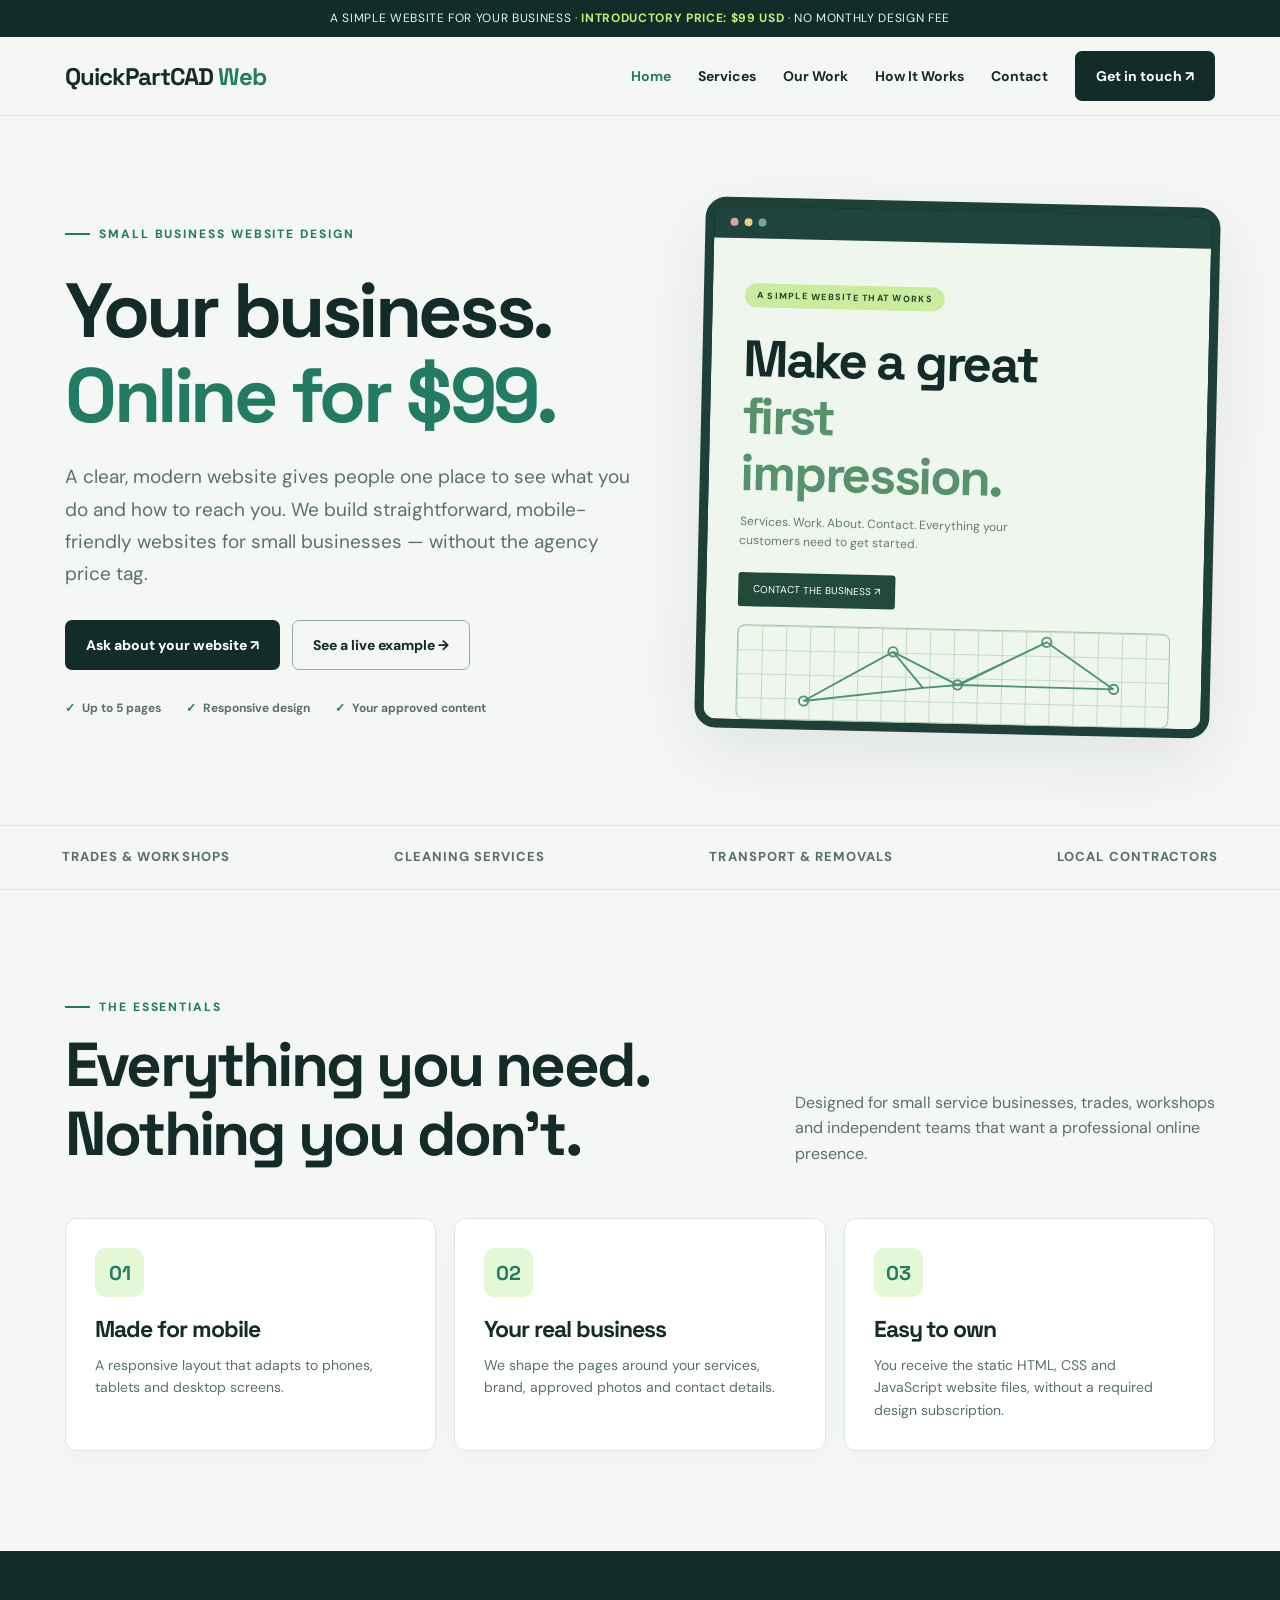
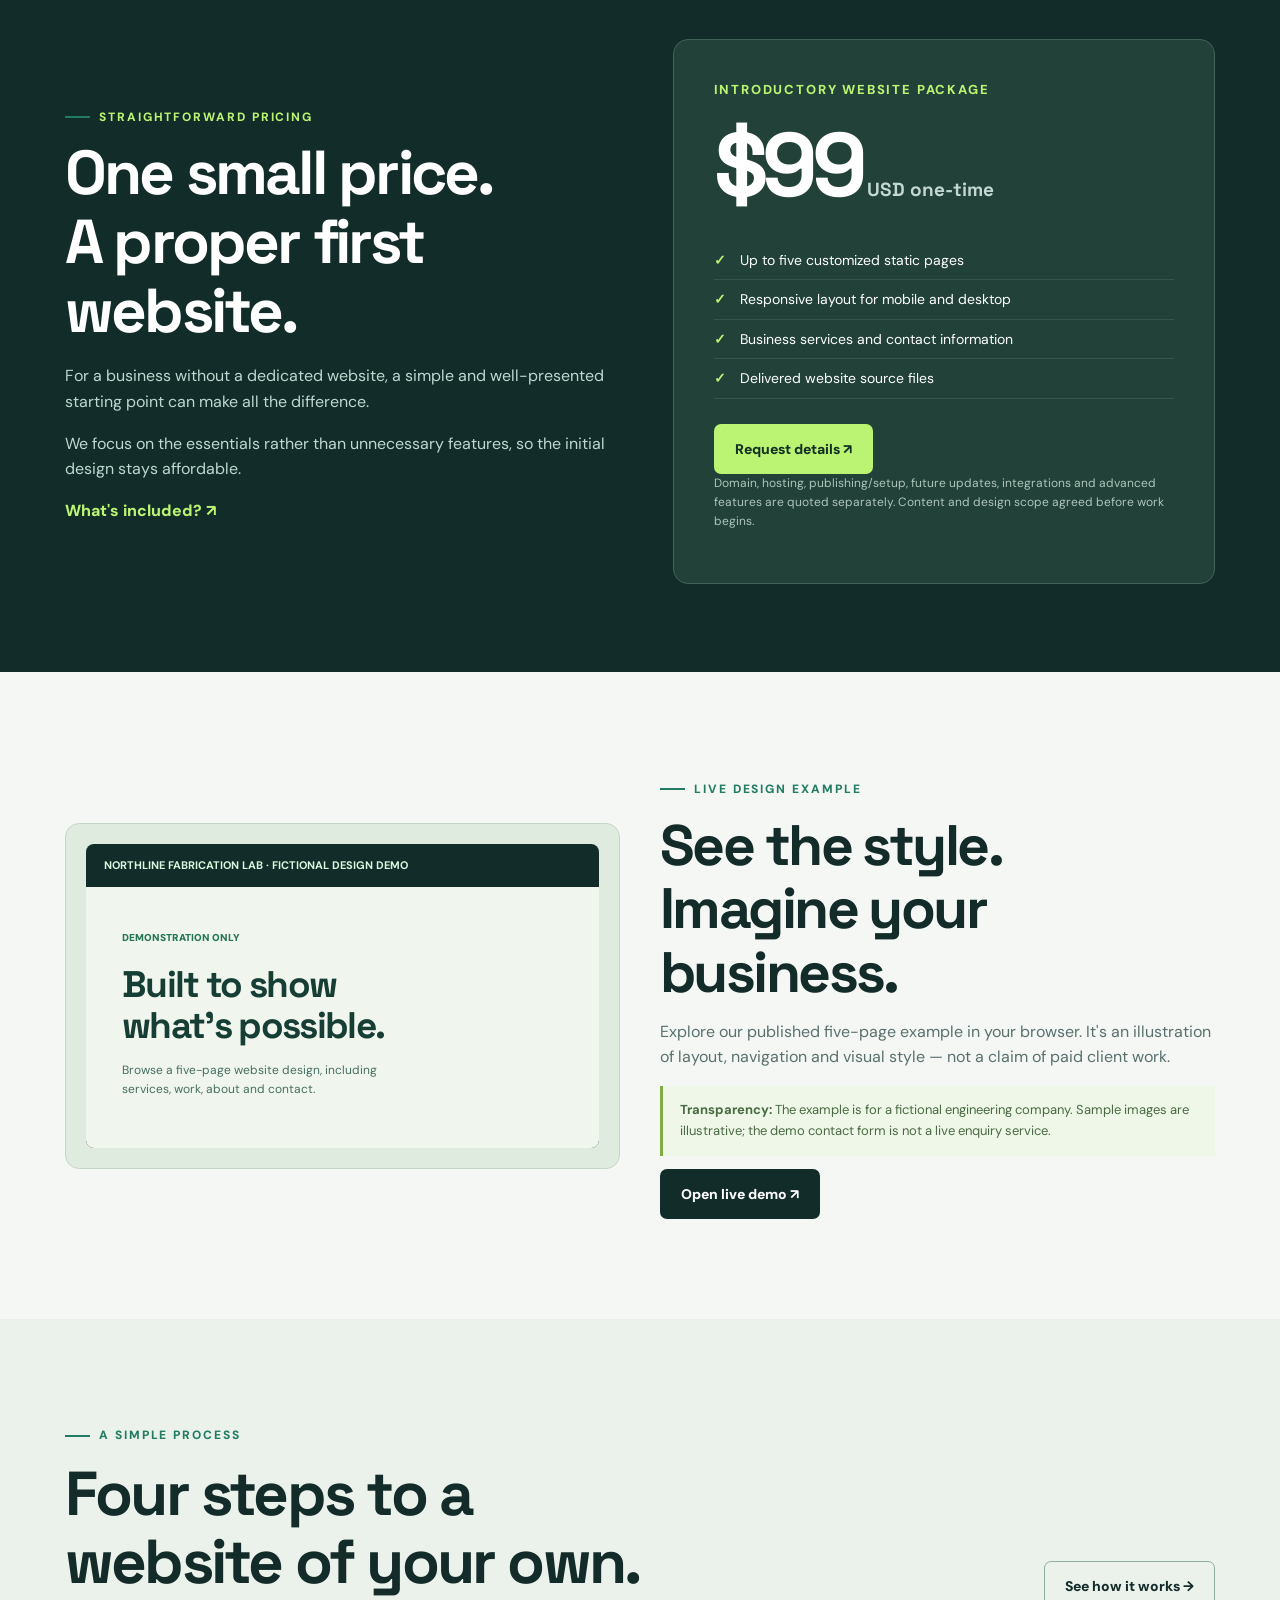
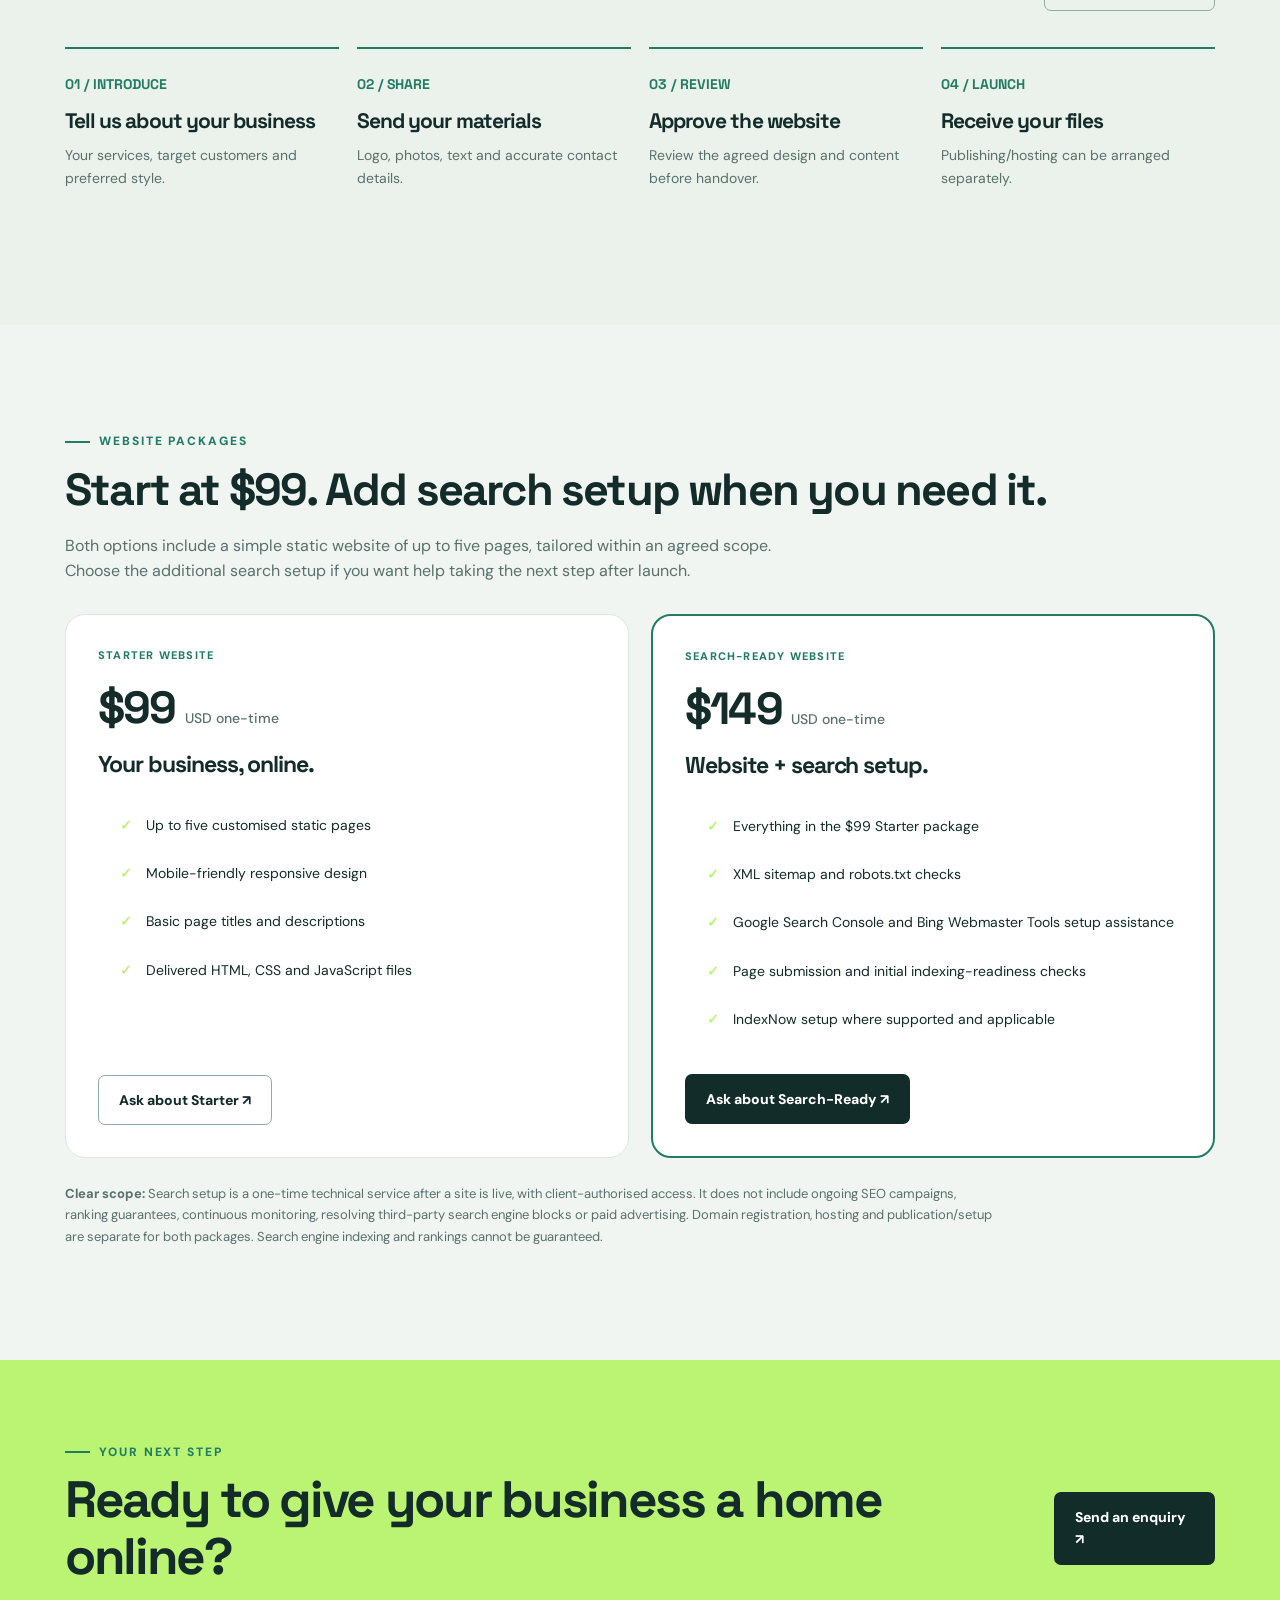
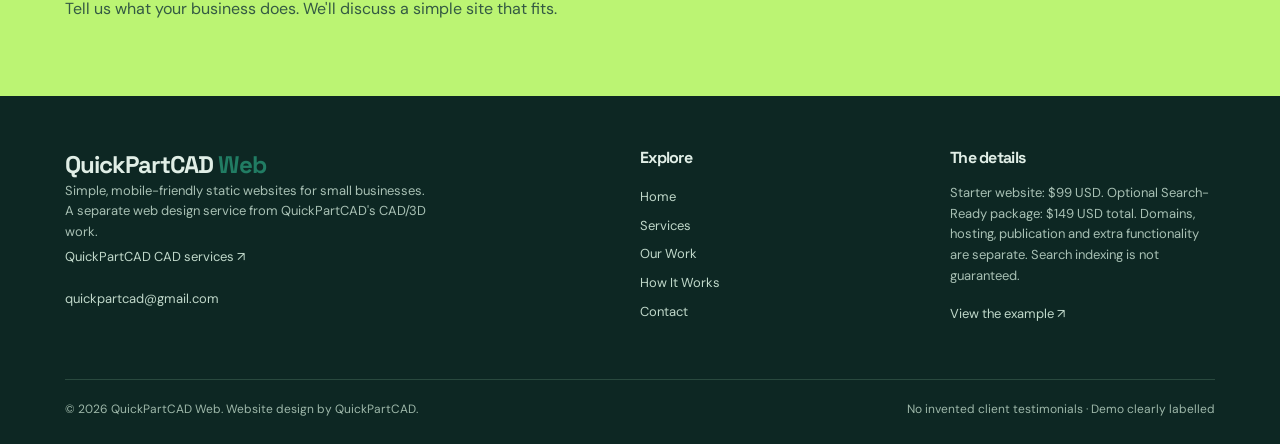
<file: index.html>
<!DOCTYPE html>
<html lang="en"><head><meta charset="utf-8"/><meta content="width=device-width, initial-scale=1" name="viewport"/><title>Affordable Small Business Websites from $99 | QuickPartCAD Web</title><meta content="QuickPartCAD Web builds simple, mobile-friendly websites for small businesses. Up to five static pages for an introductory $99 USD. See a live example." name="description"/><meta content="#112c29" name="theme-color"/><meta content="index,follow" name="robots"/><link href="https://quickpartcad.github.io/quickpartcad-web/" rel="canonical"/><meta content="https://quickpartcad.github.io/quickpartcad-web/" property="og:url"/><link href="favicon.svg" rel="icon" type="image/svg+xml"/><link href="styles.css" rel="stylesheet"/><meta content="website" property="og:type"/><meta content="Affordable Small Business Websites from $99 | QuickPartCAD Web" property="og:title"/><meta content="QuickPartCAD Web builds simple, mobile-friendly websites for small businesses. Up to five static pages for an introductory $99 USD. See a live example." property="og:description"/></head><body><div class="top">A SIMPLE WEBSITE FOR YOUR BUSINESS · <b>INTRODUCTORY PRICE: $99 USD</b> · NO MONTHLY DESIGN FEE</div><header><div class="wrap nav"><a aria-label="QuickPartCAD Web home" class="logo" href="index.html">QuickPartCAD <span>Web</span></a><button aria-expanded="false" aria-label="Open menu" class="mobile-toggle">☰</button><nav aria-label="Main navigation" class="navlinks"><a class="active" href="index.html">Home</a><a class="" href="services.html">Services</a><a class="" href="work.html">Our Work</a><a class="" href="process.html">How It Works</a><a class="" href="contact.html">Contact</a><a class="btn dark" href="contact.html#enquiry-form">Get in touch ↗</a></nav></div></header><main><section class="hero"><div class="wrap hero-grid"><div><div class="eyebrow">SMALL BUSINESS WEBSITE DESIGN</div><h1>Your business.<br/><em>Online for $99.</em></h1><p class="lead">A clear, modern website gives people one place to see what you do and how to reach you. We build straightforward, mobile-friendly websites for small businesses — without the agency price tag.</p><div class="actions"><a class="btn dark" href="contact.html?package=starter#enquiry-form">Ask about your website ↗</a><a class="btn outline" href="work.html">See a live example →</a></div><div class="trust"><span>Up to 5 pages</span><span>Responsive design</span><span>Your approved content</span></div></div><div aria-label="Illustrative website layout preview" class="mock"><div class="browser"><i></i><i></i><i></i></div><div class="screen"><span class="demo-note">A SIMPLE WEBSITE THAT WORKS</span><h3>Make a great <span>first impression.</span></h3><p>Services. Work. About. Contact. Everything your customers need to get started.</p><span class="fake-btn">CONTACT THE BUSINESS ↗</span><div class="drawing"><svg aria-hidden="true" viewbox="0 0 400 100" xmlns="http://www.w3.org/2000/svg"><g fill="none" stroke="#4d956c" stroke-width="2"><path d="M40 80 135 25 205 59 300 11 373 60M40 80l128-17 39-4 166 1M135 25l33 38M300 11l-93 48"></path><circle cx="40" cy="80" r="5"></circle><circle cx="135" cy="25" r="5"></circle><circle cx="205" cy="59" r="5"></circle><circle cx="300" cy="11" r="5"></circle><circle cx="373" cy="60" r="5"></circle></g></svg></div></div></div></div></section><div class="marquee"><span>Trades &amp; Workshops</span><span>Cleaning Services</span><span>Transport &amp; Removals</span><span>Local Contractors</span></div><section class="section"><div class="wrap"><div class="section-head"><div><div class="eyebrow">THE ESSENTIALS</div><h2>Everything you need.<br/>Nothing you don't.</h2></div><p>Designed for small service businesses, trades, workshops and independent teams that want a professional online presence.</p></div><div class="cards"><article class="card"><div class="num">01</div><h3>Made for mobile</h3><p>A responsive layout that adapts to phones, tablets and desktop screens.</p></article><article class="card"><div class="num">02</div><h3>Your real business</h3><p>We shape the pages around your services, brand, approved photos and contact details.</p></article><article class="card"><div class="num">03</div><h3>Easy to own</h3><p>You receive the static HTML, CSS and JavaScript website files, without a required design subscription.</p></article></div></div></section><section class="darksection"><div class="wrap offer"><div><div class="eyebrow" style="color:#bbf473">STRAIGHTFORWARD PRICING</div><h2>One small price.<br/>A proper first website.</h2><p>For a business without a dedicated website, a simple and well-presented starting point can make all the difference.</p><p>We focus on the essentials rather than unnecessary features, so the initial design stays affordable.</p><a href="services.html" style="color:#bbf473;font-weight:800">What's included? ↗</a></div><div class="price"><div class="tag">INTRODUCTORY WEBSITE PACKAGE</div><div class="dollars">$99<small> USD one-time</small></div><ul class="ticks"><li>Up to five customized static pages</li><li>Responsive layout for mobile and desktop</li><li>Business services and contact information</li><li>Delivered website source files</li></ul><a class="btn" href="contact.html?package=starter#enquiry-form">Request details ↗</a><p class="fine">Domain, hosting, publishing/setup, future updates, integrations and advanced features are quoted separately. Content and design scope agreed before work begins.</p></div></div></section><section class="section"><div class="wrap demo-section"><div class="demo-image"><div class="mini"><div class="mini-top">NORTHLINE FABRICATION LAB · FICTIONAL DESIGN DEMO</div><div class="mini-body"><span>DEMONSTRATION ONLY</span><h3>Built to show<br/>what's possible.</h3><p>Browse a five-page website design, including services, work, about and contact.</p></div></div></div><div><div class="eyebrow">LIVE DESIGN EXAMPLE</div><h2 style="font-size:clamp(38px,4.5vw,57px);margin:15px 0">See the style.<br/>Imagine your business.</h2><p class="muted">Explore our published five-page example in your browser. It's an illustration of layout, navigation and visual style — not a claim of paid client work.</p><p class="warning"><strong>Transparency:</strong> The example is for a fictional engineering company. Sample images are illustrative; the demo contact form is not a live enquiry service.</p><a class="btn dark" href="https://quickpartcad-web-demo.netlify.app" rel="noopener noreferrer" target="_blank">Open live demo ↗</a></div></div></section><section class="section soft"><div class="wrap"><div class="section-head"><div><div class="eyebrow">A SIMPLE PROCESS</div><h2>Four steps to a<br/>website of your own.</h2></div><a class="btn outline" href="process.html">See how it works →</a></div><div class="steps"><div class="step"><b>01 / INTRODUCE</b><h3>Tell us about your business</h3><p>Your services, target customers and preferred style.</p></div><div class="step"><b>02 / SHARE</b><h3>Send your materials</h3><p>Logo, photos, text and accurate contact details.</p></div><div class="step"><b>03 / REVIEW</b><h3>Approve the website</h3><p>Review the agreed design and content before handover.</p></div><div class="step"><b>04 / LAUNCH</b><h3>Receive your files</h3><p>Publishing/hosting can be arranged separately.</p></div></div></div></section><section class="section sr-pricing" id="search-ready"><div class="wrap"><div class="eyebrow">WEBSITE PACKAGES</div><h2>Start at $99. Add search setup when you need it.</h2><p class="sr-intro">Both options include a simple static website of up to five pages, tailored within an agreed scope. Choose the additional search setup if you want help taking the next step after launch.</p><div class="sr-pricing-grid"><article class="sr-package"><div class="sr-pill">STARTER WEBSITE</div><div class="sr-package-price">$99 <small>USD one-time</small></div><h3>Your business, online.</h3><ul class="ticks"><li>Up to five customised static pages</li><li>Mobile-friendly responsive design</li><li>Basic page titles and descriptions</li><li>Delivered HTML, CSS and JavaScript files</li></ul><a class="btn outline" href="contact.html?package=starter#enquiry-form">Ask about Starter ↗</a></article><article class="sr-package sr-featured"><div class="sr-pill">SEARCH-READY WEBSITE</div><div class="sr-package-price">$149 <small>USD one-time</small></div><h3>Website + search setup.</h3><ul class="ticks"><li>Everything in the $99 Starter package</li><li>XML sitemap and robots.txt checks</li><li>Google Search Console and Bing Webmaster Tools setup assistance</li><li>Page submission and initial indexing-readiness checks</li><li>IndexNow setup where supported and applicable</li></ul><a class="btn dark" href="contact.html?package=search-ready#enquiry-form">Ask about Search-Ready ↗</a></article></div><p class="sr-disclosure"><strong>Clear scope:</strong> Search setup is a one-time technical service after a site is live, with client-authorised access. It does not include ongoing SEO campaigns, ranking guarantees, continuous monitoring, resolving third-party search engine blocks or paid advertising. Domain registration, hosting and publication/setup are separate for both packages. Search engine indexing and rankings cannot be guaranteed.</p></div></section></main><section class="cta"><div class="wrap flex"><div><div class="eyebrow">YOUR NEXT STEP</div><h2>Ready to give your business a home online?</h2><p>Tell us what your business does. We'll discuss a simple site that fits.</p></div><a class="btn" href="contact.html#enquiry-form">Send an enquiry ↗</a></div></section><footer><div class="wrap"><div class="footer-grid"><div><a class="logo" href="index.html">QuickPartCAD <span>Web</span></a><p>Simple, mobile-friendly static websites for small businesses. A separate web design service from QuickPartCAD's CAD/3D work. <a href="https://quickpartcad.github.io/quickpartcad-site/">QuickPartCAD CAD services ↗</a></p><a href="mailto:quickpartcad@gmail.com">quickpartcad@gmail.com</a></div><div><h3>Explore</h3><a href="index.html">Home</a><a href="services.html">Services</a><a href="work.html">Our Work</a><a href="process.html">How It Works</a><a href="contact.html">Contact</a></div><div><h3>The details</h3><p>Starter website: $99 USD. Optional Search-Ready package: $149 USD total. Domains, hosting, publication and extra functionality are separate. Search indexing is not guaranteed.</p><a href="https://quickpartcad-web-demo.netlify.app" rel="noopener noreferrer" target="_blank">View the example ↗</a></div></div><div class="copyline"><span>© 2026 QuickPartCAD Web. Website design by QuickPartCAD.</span><span>No invented client testimonials · Demo clearly labelled</span></div></div></footer><script defer="" src="script.js"></script></body></html>
</file>
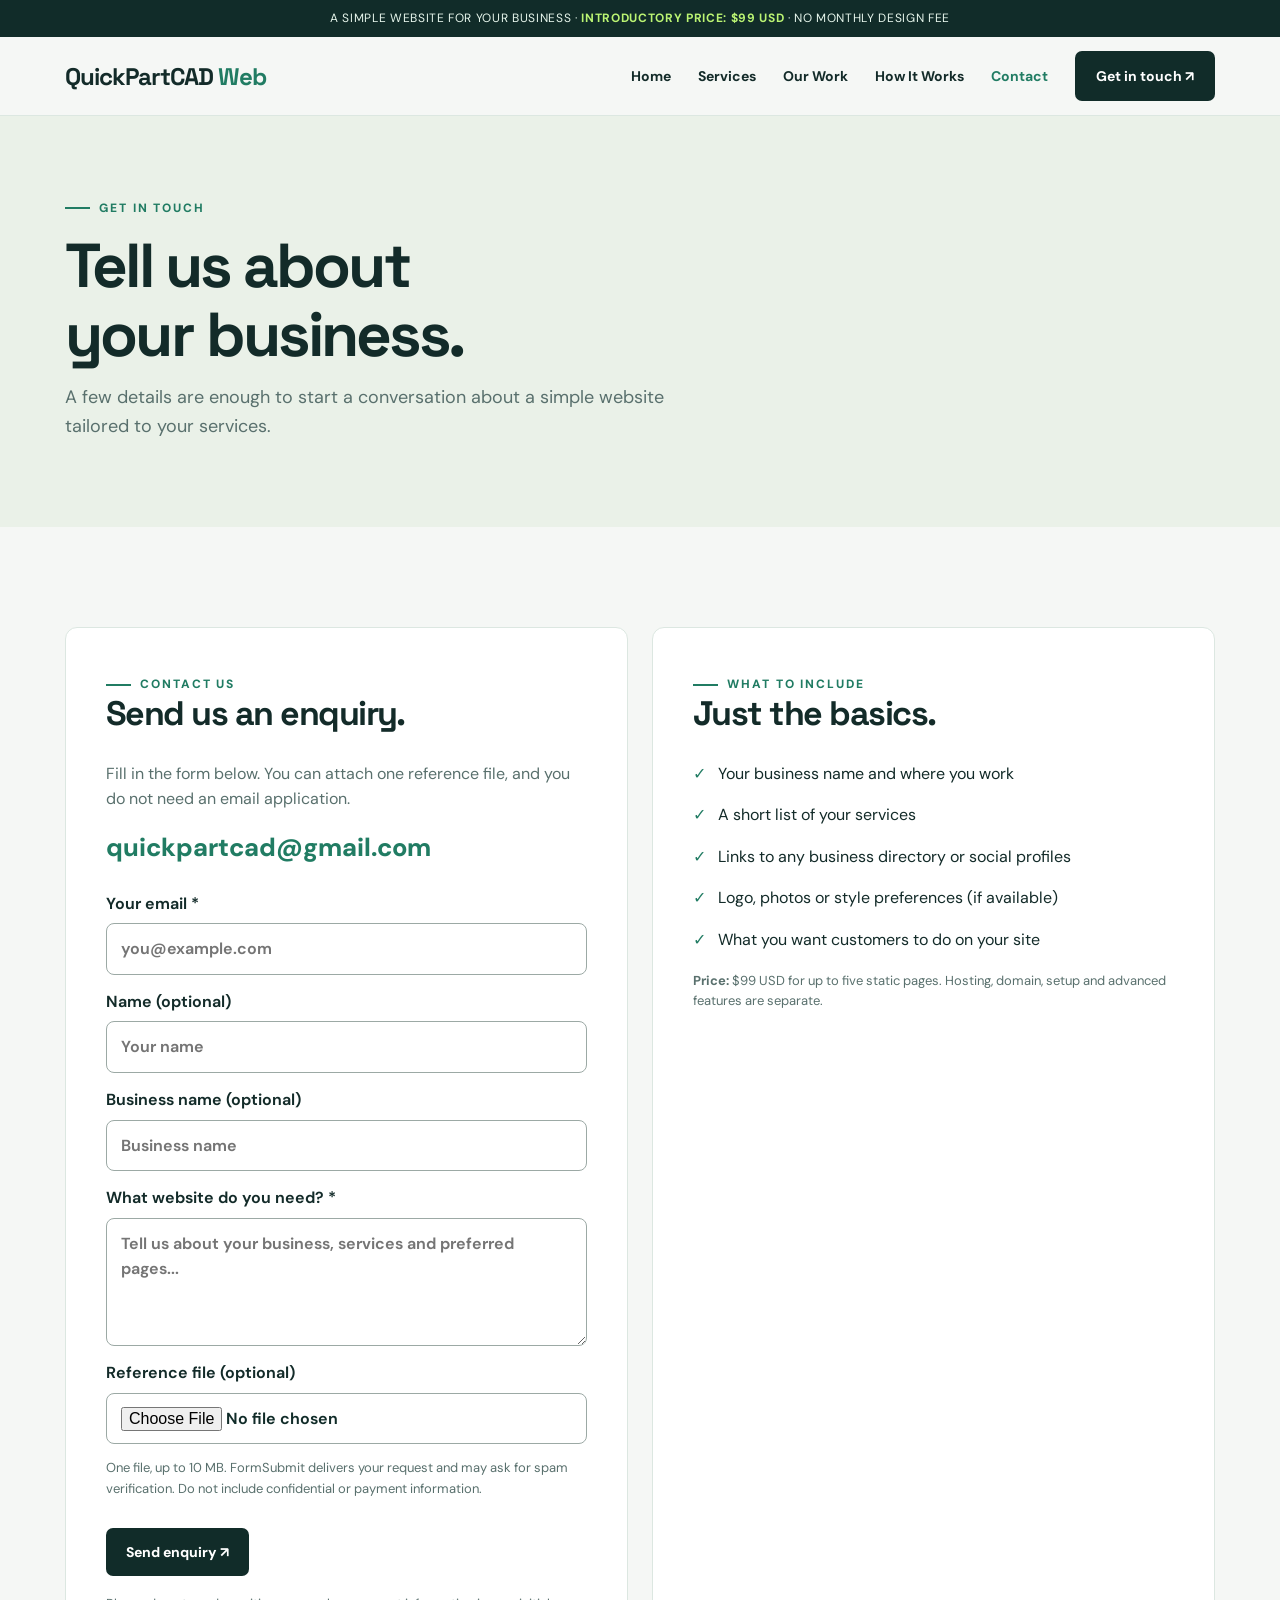
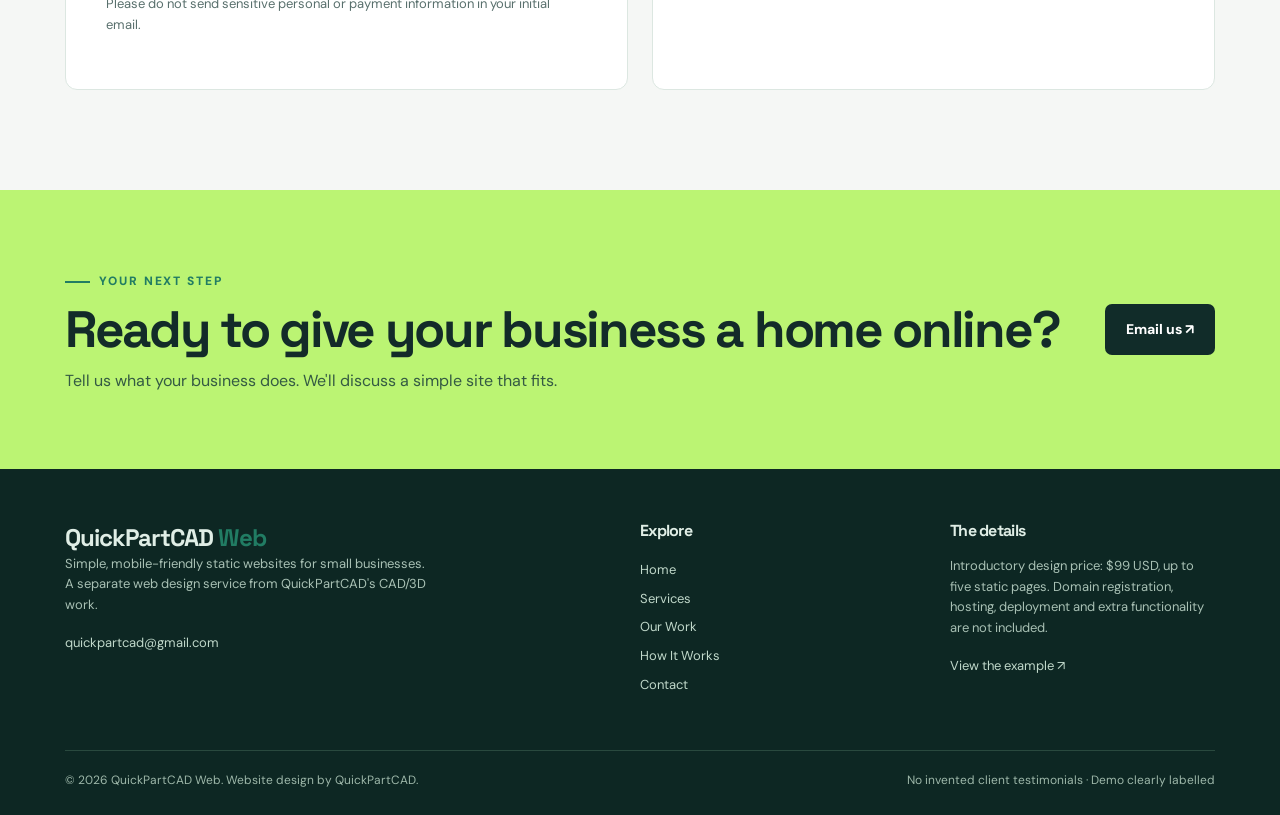
<file: contact.html>
<!doctype html><html lang="en"><head><meta charset="utf-8"><meta name="viewport" content="width=device-width, initial-scale=1"><title>Contact QuickPartCAD Web | Affordable Website Design</title><meta name="description" content="Contact QuickPartCAD Web at quickpartcad@gmail.com to discuss an introductory $99 website for your small business."><meta name="theme-color" content="#112c29"><meta name="robots" content="index,follow"><link rel="icon" href="favicon.svg" type="image/svg+xml"><link rel="stylesheet" href="styles.css"><meta property="og:type" content="website"><meta property="og:title" content="Contact QuickPartCAD Web | Affordable Website Design"><meta property="og:description" content="Contact QuickPartCAD Web at quickpartcad@gmail.com to discuss an introductory $99 website for your small business."><style>
.web-enquiry-form{display:grid;gap:14px;margin-top:22px}.web-enquiry-form label{display:grid;gap:7px;font-weight:650}.web-enquiry-form input:not([type=hidden]),.web-enquiry-form textarea{width:100%;box-sizing:border-box;padding:12px 14px;border:1px solid #9ca9a5;border-radius:8px;background:#fff;color:#112c29;font:inherit}.web-enquiry-form textarea{resize:vertical}.web-enquiry-form input:focus-visible,.web-enquiry-form textarea:focus-visible{outline:2px solid #327c72;outline-offset:2px}.web-enquiry-form button{justify-self:start;cursor:pointer;border:0}.form-error{color:#ad2626;font-weight:650;margin:0}.web-enquiry-form .small-print{margin:0}
</style></head><body><div class="top">A SIMPLE WEBSITE FOR YOUR BUSINESS · <b>INTRODUCTORY PRICE: $99 USD</b> · NO MONTHLY DESIGN FEE</div><header><div class="wrap nav"><a class="logo" href="index.html" aria-label="QuickPartCAD Web home">QuickPartCAD <span>Web</span></a><button class="mobile-toggle" aria-label="Open menu" aria-expanded="false">☰</button><nav class="navlinks" aria-label="Main navigation"><a class="" href="index.html">Home</a><a class="" href="services.html">Services</a><a class="" href="work.html">Our Work</a><a class="" href="process.html">How It Works</a><a class="active" href="contact.html">Contact</a><a class="btn dark" href="#enquiry-form">Get in touch ↗</a></nav></div></header><main><section class="pagehead"><div class="wrap"><div class="eyebrow">GET IN TOUCH</div><h1>Tell us about<br>your business.</h1><p>A few details are enough to start a conversation about a simple website tailored to your services.</p></div></section><section class="section"><div class="wrap contact-grid"><div class="contact-box" id="enquiry-form"><div class="eyebrow">CONTACT US</div><h2>Send us an enquiry.</h2><p class="muted">Fill in the form below. You can attach one reference file, and you do not need an email application.</p><a class="email" href="mailto:quickpartcad@gmail.com">quickpartcad@gmail.com</a><form id="qpcRequest" action="https://formsubmit.co/quickpartcad@gmail.com" method="POST" enctype="multipart/form-data" class="web-enquiry-form">
<input type="hidden" name="_subject" value="QuickPartCAD Web | New website enquiry">
<input type="hidden" name="_template" value="table">
<input type="text" name="_honey" tabindex="-1" autocomplete="off" aria-hidden="true" style="position:absolute;left:-9999px">
<label>Your email *<input type="email" name="email" placeholder="you@example.com" maxlength="254" autocomplete="email" required></label>
<label>Name (optional)<input type="text" name="name" placeholder="Your name" maxlength="160" autocomplete="name"></label>
<label>Business name (optional)<input type="text" name="business_name" placeholder="Business name" maxlength="160"></label>
<label>What website do you need? *<textarea name="project_description" rows="4" minlength="12" placeholder="Tell us about your business, services and preferred pages..." required></textarea></label>
<label>Reference file (optional)<input type="file" id="attachment" name="attachment" accept=".png,.jpg,.jpeg,.pdf,.stl,.step,.stp,.3mf,.obj"></label>
<p class="small-print">One file, up to 10 MB. FormSubmit delivers your request and may ask for spam verification. Do not include confidential or payment information.</p>
<p id="formError" role="alert" aria-live="polite" class="form-error"></p>
<button class="btn dark" type="submit">Send enquiry ↗</button>
</form><p class="small-print">Please do not send sensitive personal or payment information in your initial email.</p></div><div class="contact-box"><div class="eyebrow">WHAT TO INCLUDE</div><h2>Just the basics.</h2><ul class="details"><li>Your business name and where you work</li><li>A short list of your services</li><li>Links to any business directory or social profiles</li><li>Logo, photos or style preferences (if available)</li><li>What you want customers to do on your site</li></ul><p class="small-print"><strong>Price:</strong> $99 USD for up to five static pages. Hosting, domain, setup and advanced features are separate.</p></div></div></section></main><section class="cta"><div class="wrap flex"><div><div class="eyebrow">YOUR NEXT STEP</div><h2>Ready to give your business a home online?</h2><p>Tell us what your business does. We'll discuss a simple site that fits.</p></div><a class="btn" href="#enquiry-form">Email us ↗</a></div></section><footer><div class="wrap"><div class="footer-grid"><div><a class="logo" href="index.html">QuickPartCAD <span>Web</span></a><p>Simple, mobile-friendly static websites for small businesses. A separate web design service from QuickPartCAD's CAD/3D work.</p><a href="mailto:quickpartcad@gmail.com">quickpartcad@gmail.com</a></div><div><h3>Explore</h3><a href="index.html">Home</a><a href="services.html">Services</a><a href="work.html">Our Work</a><a href="process.html">How It Works</a><a href="contact.html">Contact</a></div><div><h3>The details</h3><p>Introductory design price: $99 USD, up to five static pages. Domain registration, hosting, deployment and extra functionality are not included.</p><a href="https://quickpartcad-web-demo.netlify.app" target="_blank" rel="noopener noreferrer">View the example ↗</a></div></div><div class="copyline"><span>© 2026 QuickPartCAD Web. Website design by QuickPartCAD.</span><span>No invented client testimonials · Demo clearly labelled</span></div></div></footer><script src="script.js" defer></script><script>(function(){const form=document.getElementById('qpcRequest'),file=document.getElementById('attachment'),error=document.getElementById('formError');if(!form)return;form.addEventListener('submit',function(e){error.textContent='';if(location.protocol==='file:'){e.preventDefault();error.textContent='This file is only a local preview. Submit from the published QuickPartCAD Web website.';return;}if(file.files.length&&file.files[0].size>10*1024*1024){e.preventDefault();error.textContent='Please select a file smaller than 10 MB.';}});})();</script></body></html>
</file>
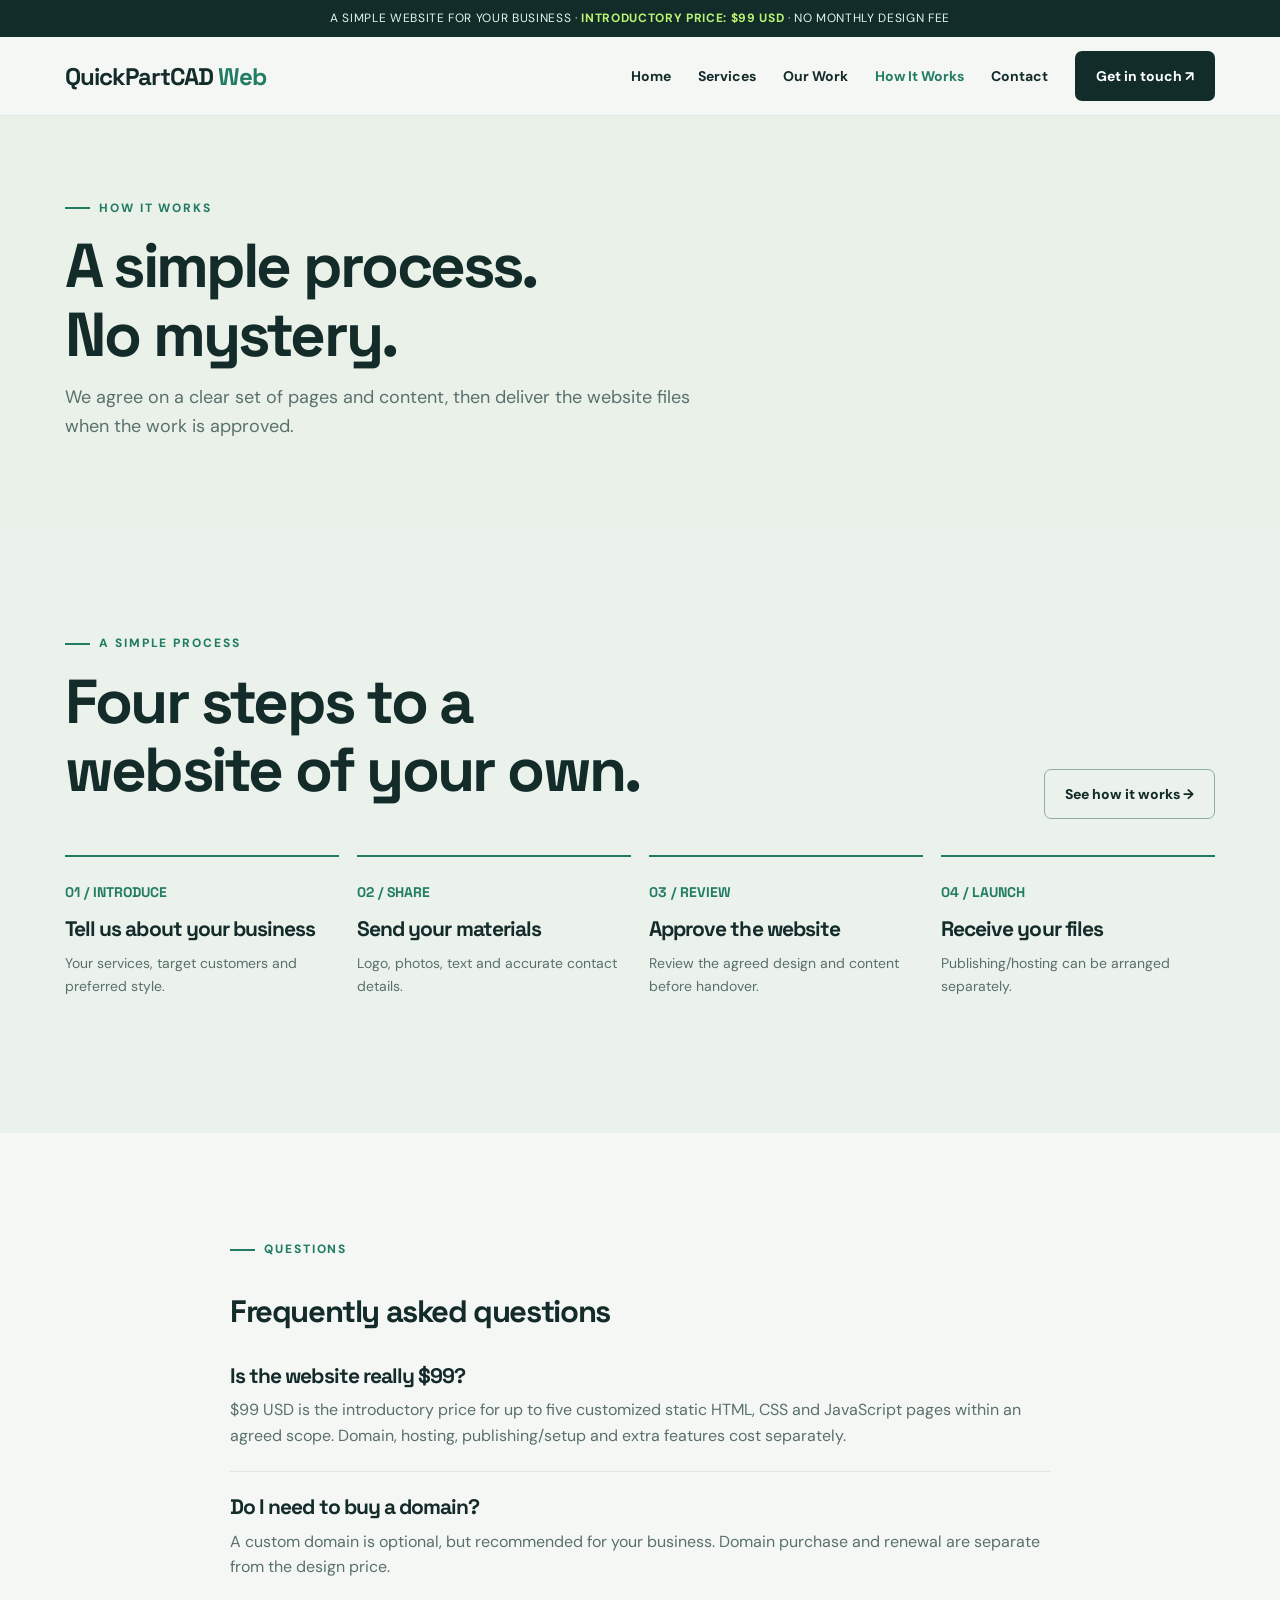
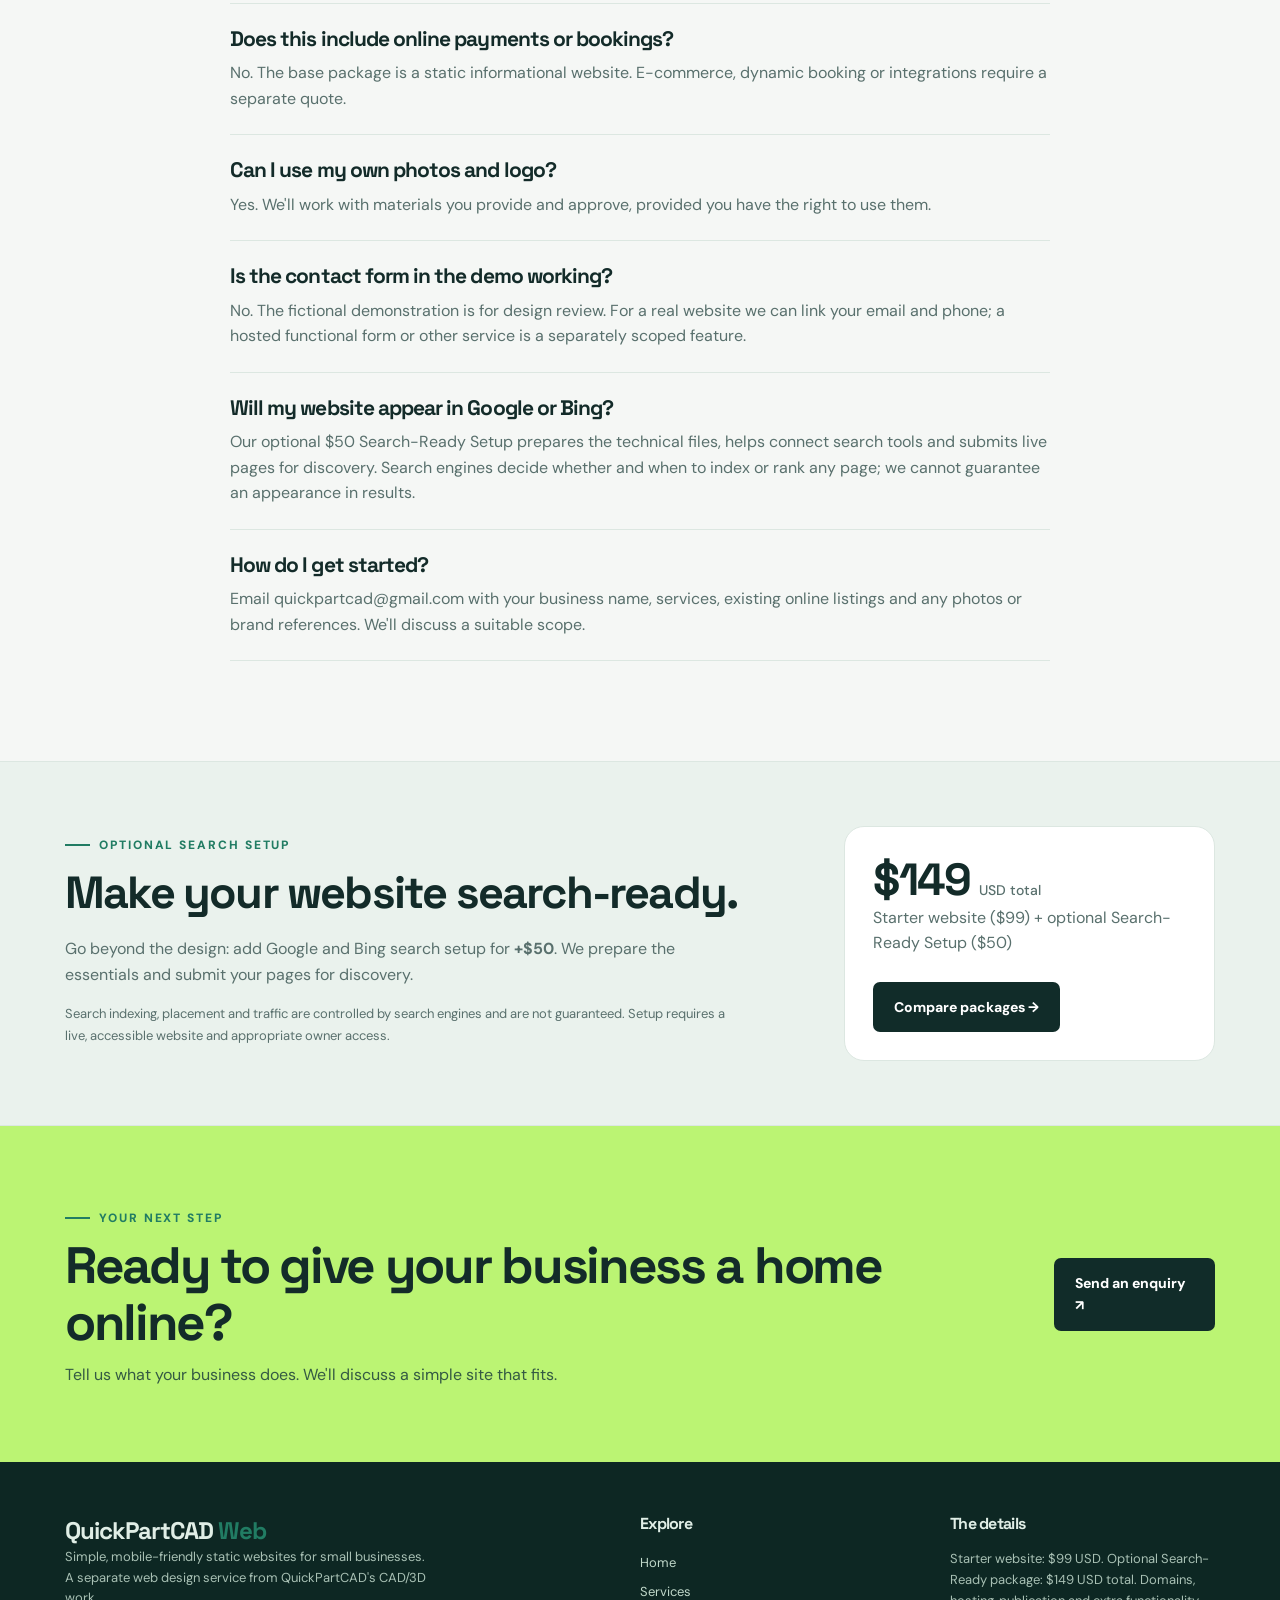
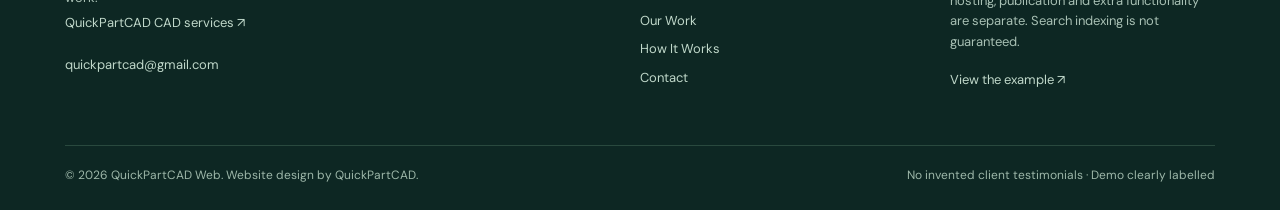
<file: process.html>
<!DOCTYPE html>
<html lang="en"><head><meta charset="utf-8"/><meta content="width=device-width, initial-scale=1" name="viewport"/><title>How Our Website Design Process Works | QuickPartCAD Web</title><meta content="A straightforward four-step process for commissioning a $99 introductory small business website from QuickPartCAD Web." name="description"/><meta content="#112c29" name="theme-color"/><meta content="index,follow" name="robots"/><link href="https://quickpartcad.github.io/quickpartcad-web/process.html" rel="canonical"/><meta content="https://quickpartcad.github.io/quickpartcad-web/process.html" property="og:url"/><link href="favicon.svg" rel="icon" type="image/svg+xml"/><link href="styles.css" rel="stylesheet"/><meta content="website" property="og:type"/><meta content="How Our Website Design Process Works | QuickPartCAD Web" property="og:title"/><meta content="A straightforward four-step process for commissioning a $99 introductory small business website from QuickPartCAD Web." property="og:description"/></head><body><div class="top">A SIMPLE WEBSITE FOR YOUR BUSINESS · <b>INTRODUCTORY PRICE: $99 USD</b> · NO MONTHLY DESIGN FEE</div><header><div class="wrap nav"><a aria-label="QuickPartCAD Web home" class="logo" href="index.html">QuickPartCAD <span>Web</span></a><button aria-expanded="false" aria-label="Open menu" class="mobile-toggle">☰</button><nav aria-label="Main navigation" class="navlinks"><a class="" href="index.html">Home</a><a class="" href="services.html">Services</a><a class="" href="work.html">Our Work</a><a class="active" href="process.html">How It Works</a><a class="" href="contact.html">Contact</a><a class="btn dark" href="contact.html#enquiry-form">Get in touch ↗</a></nav></div></header><main><section class="pagehead"><div class="wrap"><div class="eyebrow">HOW IT WORKS</div><h1>A simple process.<br/>No mystery.</h1><p>We agree on a clear set of pages and content, then deliver the website files when the work is approved.</p></div></section><section class="section soft"><div class="wrap"><div class="section-head"><div><div class="eyebrow">A SIMPLE PROCESS</div><h2>Four steps to a<br/>website of your own.</h2></div><a class="btn outline" href="process.html">See how it works →</a></div><div class="steps"><div class="step"><b>01 / INTRODUCE</b><h3>Tell us about your business</h3><p>Your services, target customers and preferred style.</p></div><div class="step"><b>02 / SHARE</b><h3>Send your materials</h3><p>Logo, photos, text and accurate contact details.</p></div><div class="step"><b>03 / REVIEW</b><h3>Approve the website</h3><p>Review the agreed design and content before handover.</p></div><div class="step"><b>04 / LAUNCH</b><h3>Receive your files</h3><p>Publishing/hosting can be arranged separately.</p></div></div></div></section><section class="section"><div class="wrap textpage"><div class="eyebrow">QUESTIONS</div><h2>Frequently asked questions</h2><div class="faq"><h3>Is the website really $99?</h3><p>$99 USD is the introductory price for up to five customized static HTML, CSS and JavaScript pages within an agreed scope. Domain, hosting, publishing/setup and extra features cost separately.</p></div><div class="faq"><h3>Do I need to buy a domain?</h3><p>A custom domain is optional, but recommended for your business. Domain purchase and renewal are separate from the design price.</p></div><div class="faq"><h3>Does this include online payments or bookings?</h3><p>No. The base package is a static informational website. E-commerce, dynamic booking or integrations require a separate quote.</p></div><div class="faq"><h3>Can I use my own photos and logo?</h3><p>Yes. We'll work with materials you provide and approve, provided you have the right to use them.</p></div><div class="faq"><h3>Is the contact form in the demo working?</h3><p>No. The fictional demonstration is for design review. For a real website we can link your email and phone; a hosted functional form or other service is a separately scoped feature.</p></div><div class="faq"><h3>Will my website appear in Google or Bing?</h3><p>Our optional $50 Search-Ready Setup prepares the technical files, helps connect search tools and submits live pages for discovery. Search engines decide whether and when to index or rank any page; we cannot guarantee an appearance in results.</p></div><div class="faq"><h3>How do I get started?</h3><p>Email quickpartcad@gmail.com with your business name, services, existing online listings and any photos or brand references. We'll discuss a suitable scope.</p></div></div></section><section aria-labelledby="searchready-title" class="searchready-band"><div class="wrap sr-band-grid"><div><div class="eyebrow">OPTIONAL SEARCH SETUP</div><h2 id="searchready-title">Make your website search-ready.</h2><p>Go beyond the design: add Google and Bing search setup for <strong>+$50</strong>. We prepare the essentials and submit your pages for discovery.</p><p class="sr-disclaimer">Search indexing, placement and traffic are controlled by search engines and are not guaranteed. Setup requires a live, accessible website and appropriate owner access.</p></div><div class="sr-side"><div class="sr-side-price">$149 <span>USD total</span></div><p>Starter website ($99) + optional Search-Ready Setup ($50)</p><a class="btn dark" href="services.html#search-ready">Compare packages →</a></div></div></section></main><section class="cta"><div class="wrap flex"><div><div class="eyebrow">YOUR NEXT STEP</div><h2>Ready to give your business a home online?</h2><p>Tell us what your business does. We'll discuss a simple site that fits.</p></div><a class="btn" href="contact.html#enquiry-form">Send an enquiry ↗</a></div></section><footer><div class="wrap"><div class="footer-grid"><div><a class="logo" href="index.html">QuickPartCAD <span>Web</span></a><p>Simple, mobile-friendly static websites for small businesses. A separate web design service from QuickPartCAD's CAD/3D work. <a href="https://quickpartcad.github.io/quickpartcad-site/">QuickPartCAD CAD services ↗</a></p><a href="mailto:quickpartcad@gmail.com">quickpartcad@gmail.com</a></div><div><h3>Explore</h3><a href="index.html">Home</a><a href="services.html">Services</a><a href="work.html">Our Work</a><a href="process.html">How It Works</a><a href="contact.html">Contact</a></div><div><h3>The details</h3><p>Starter website: $99 USD. Optional Search-Ready package: $149 USD total. Domains, hosting, publication and extra functionality are separate. Search indexing is not guaranteed.</p><a href="https://quickpartcad-web-demo.netlify.app" rel="noopener noreferrer" target="_blank">View the example ↗</a></div></div><div class="copyline"><span>© 2026 QuickPartCAD Web. Website design by QuickPartCAD.</span><span>No invented client testimonials · Demo clearly labelled</span></div></div></footer><script defer="" src="script.js"></script></body></html>
</file>
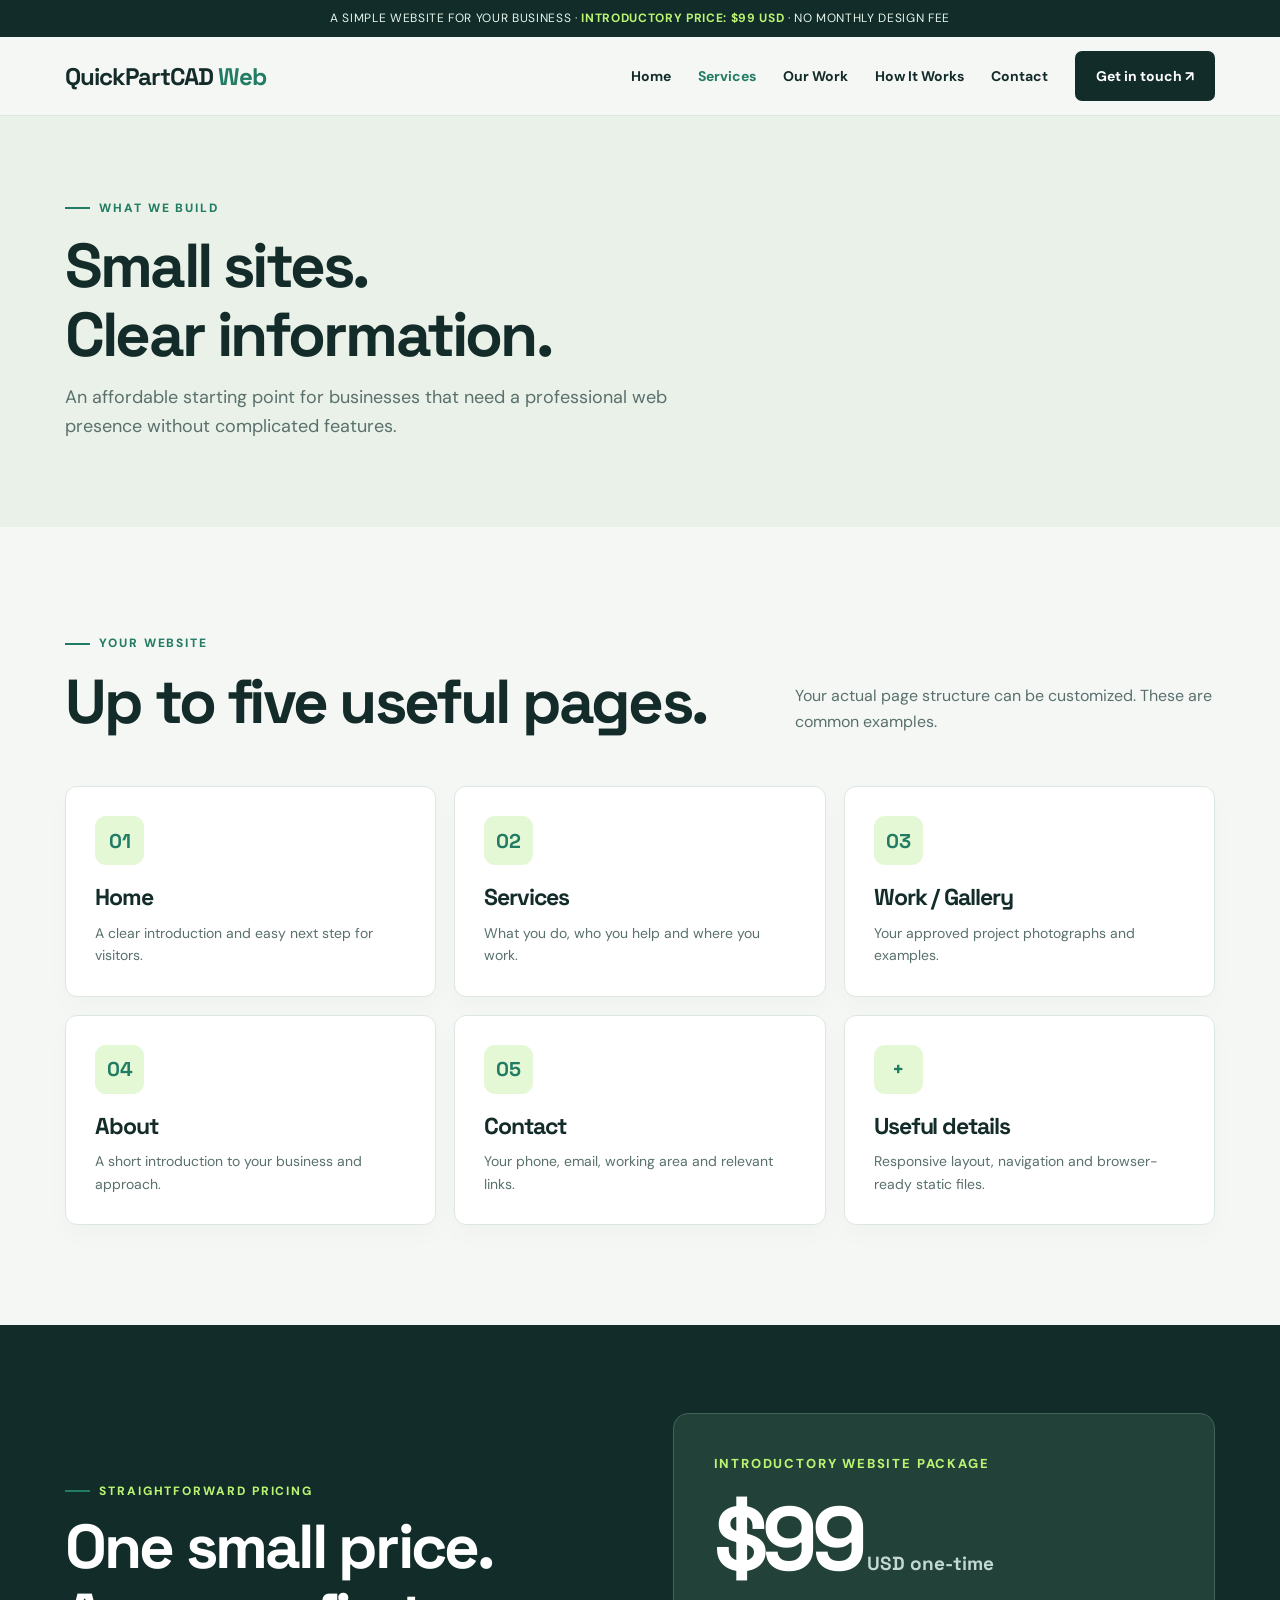
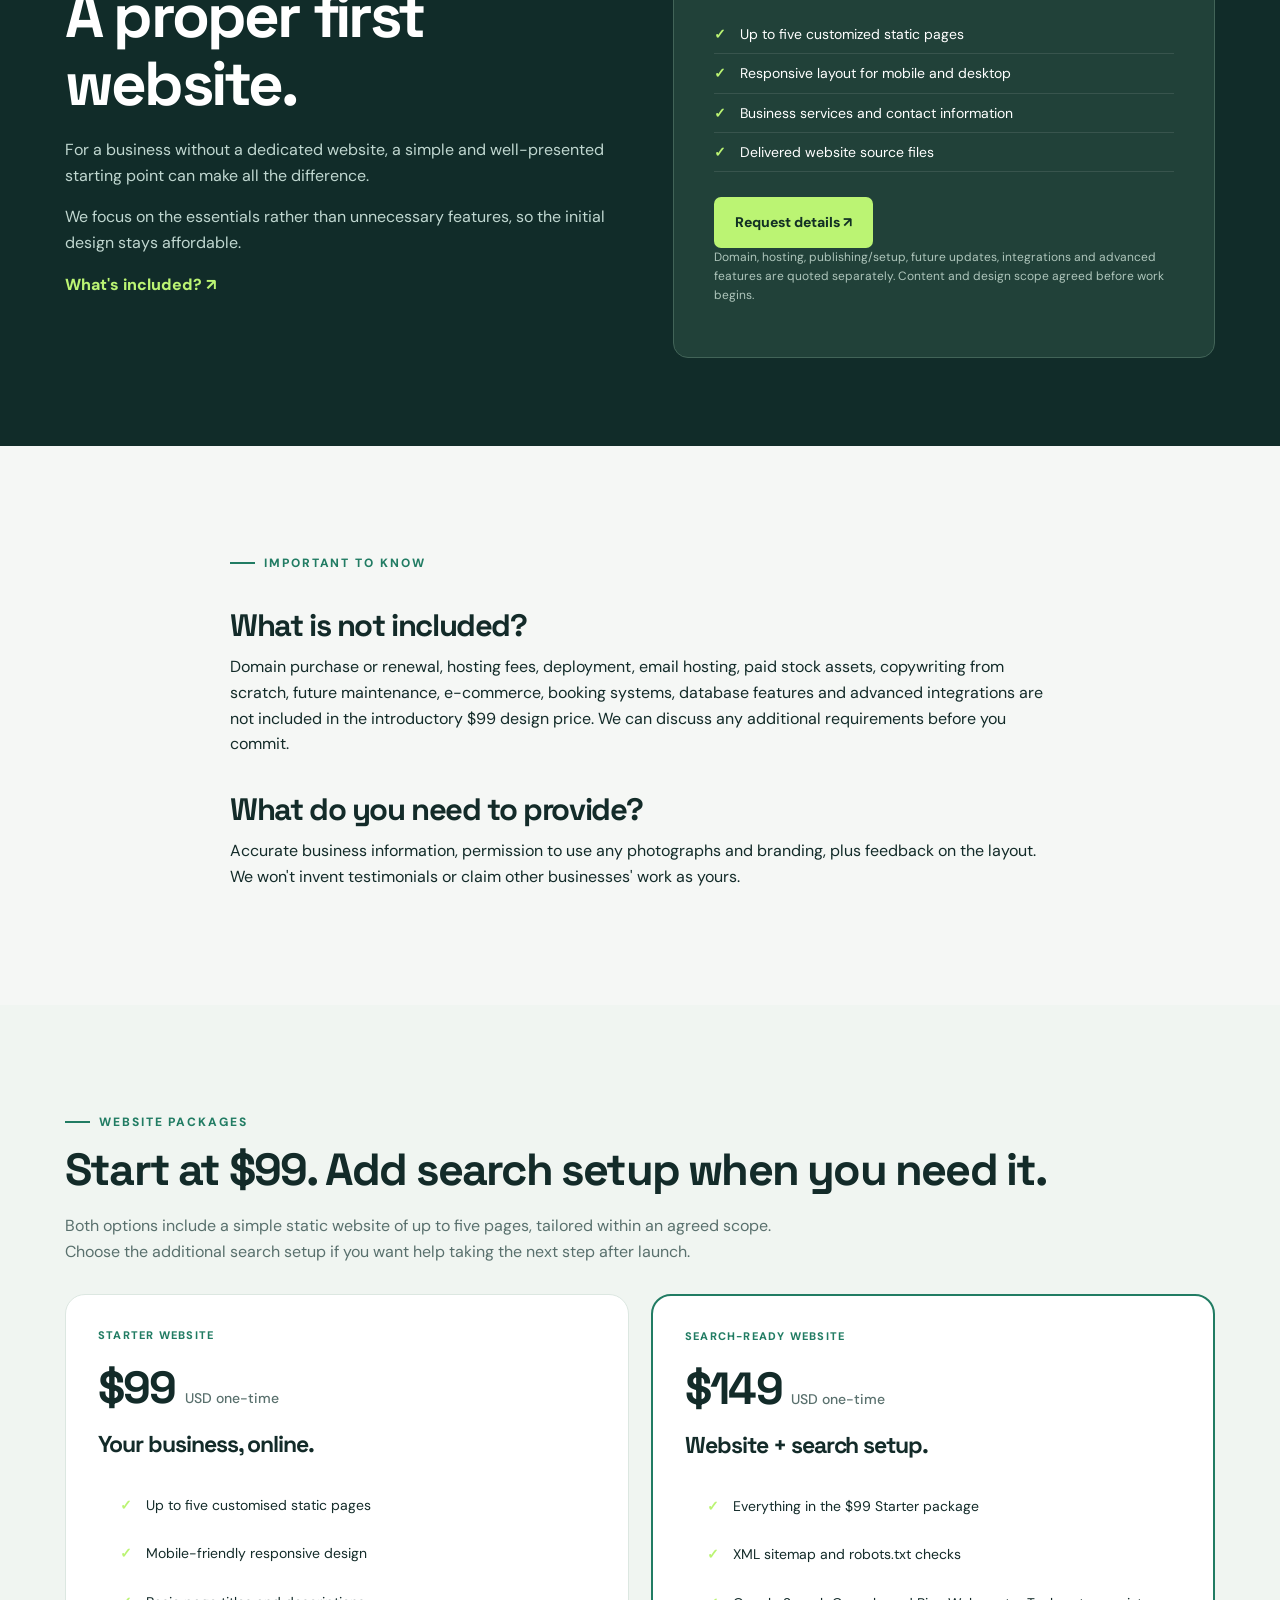
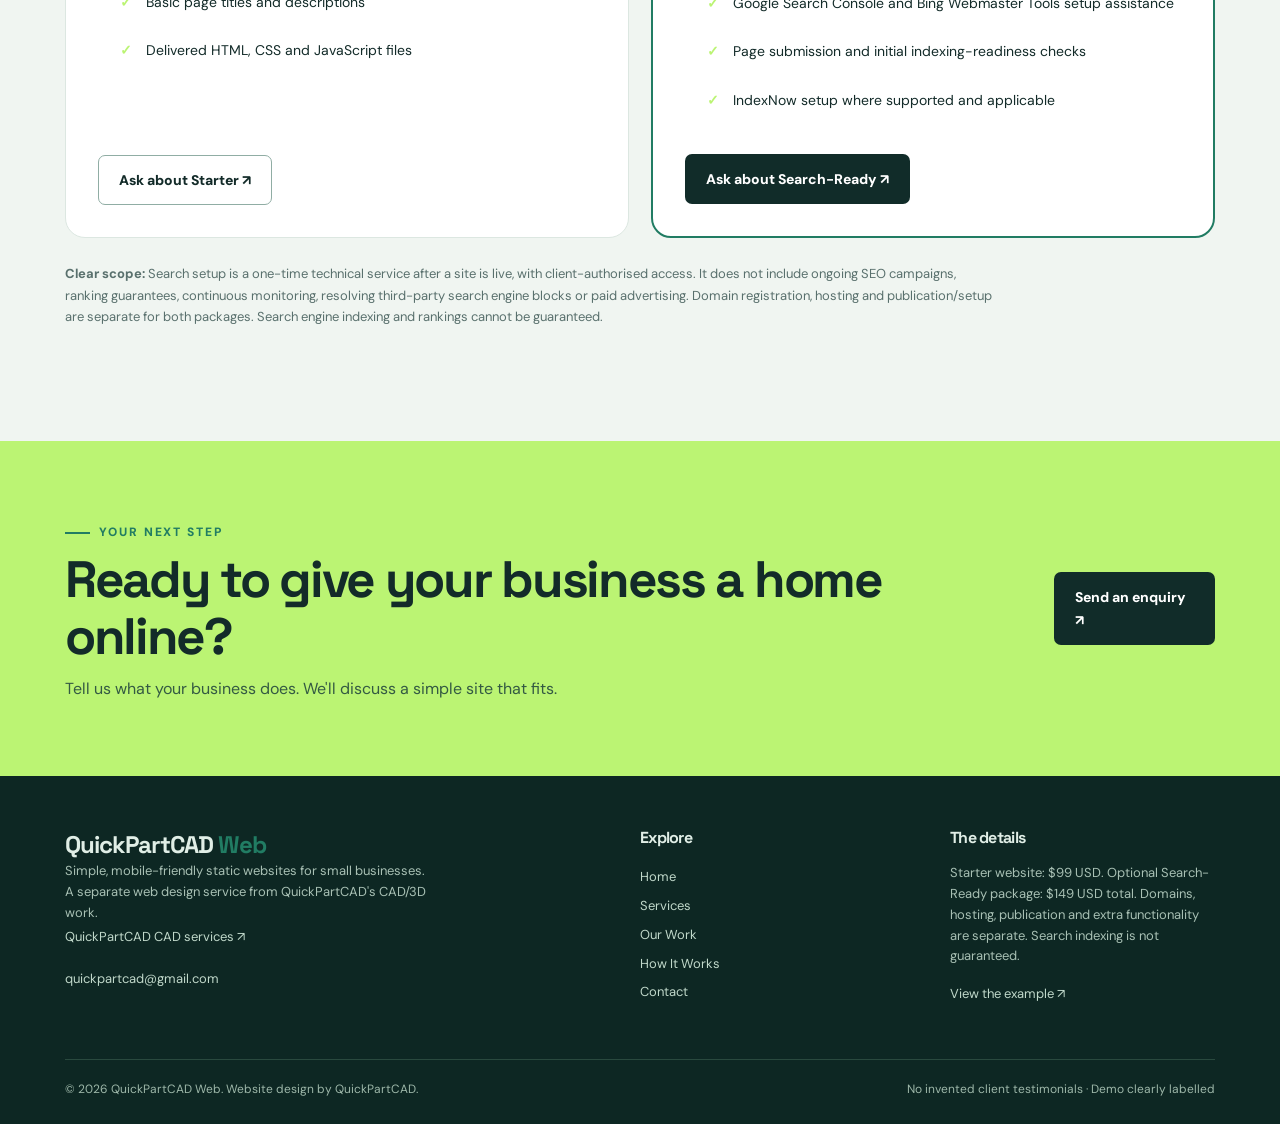
<file: services.html>
<!DOCTYPE html>
<html lang="en"><head><meta charset="utf-8"/><meta content="width=device-width, initial-scale=1" name="viewport"/><title>Website Design Services &amp; $99 Package | QuickPartCAD Web</title><meta content="Find out what is included in the QuickPartCAD Web $99 introductory small business website package and what costs extra." name="description"/><meta content="#112c29" name="theme-color"/><meta content="index,follow" name="robots"/><link href="https://quickpartcad.github.io/quickpartcad-web/services.html" rel="canonical"/><meta content="https://quickpartcad.github.io/quickpartcad-web/services.html" property="og:url"/><link href="favicon.svg" rel="icon" type="image/svg+xml"/><link href="styles.css" rel="stylesheet"/><meta content="website" property="og:type"/><meta content="Website Design Services &amp; $99 Package | QuickPartCAD Web" property="og:title"/><meta content="Find out what is included in the QuickPartCAD Web $99 introductory small business website package and what costs extra." property="og:description"/></head><body><div class="top">A SIMPLE WEBSITE FOR YOUR BUSINESS · <b>INTRODUCTORY PRICE: $99 USD</b> · NO MONTHLY DESIGN FEE</div><header><div class="wrap nav"><a aria-label="QuickPartCAD Web home" class="logo" href="index.html">QuickPartCAD <span>Web</span></a><button aria-expanded="false" aria-label="Open menu" class="mobile-toggle">☰</button><nav aria-label="Main navigation" class="navlinks"><a class="" href="index.html">Home</a><a class="active" href="services.html">Services</a><a class="" href="work.html">Our Work</a><a class="" href="process.html">How It Works</a><a class="" href="contact.html">Contact</a><a class="btn dark" href="contact.html#enquiry-form">Get in touch ↗</a></nav></div></header><main><section class="pagehead"><div class="wrap"><div class="eyebrow">WHAT WE BUILD</div><h1>Small sites.<br/>Clear information.</h1><p>An affordable starting point for businesses that need a professional web presence without complicated features.</p></div></section><section class="section"><div class="wrap"><div class="section-head"><div><div class="eyebrow">YOUR WEBSITE</div><h2>Up to five useful pages.</h2></div><p>Your actual page structure can be customized. These are common examples.</p></div><div class="cards"><div class="card"><div class="num">01</div><h3>Home</h3><p>A clear introduction and easy next step for visitors.</p></div><div class="card"><div class="num">02</div><h3>Services</h3><p>What you do, who you help and where you work.</p></div><div class="card"><div class="num">03</div><h3>Work / Gallery</h3><p>Your approved project photographs and examples.</p></div><div class="card"><div class="num">04</div><h3>About</h3><p>A short introduction to your business and approach.</p></div><div class="card"><div class="num">05</div><h3>Contact</h3><p>Your phone, email, working area and relevant links.</p></div><div class="card"><div class="num">+</div><h3>Useful details</h3><p>Responsive layout, navigation and browser-ready static files.</p></div></div></div></section><section class="darksection"><div class="wrap offer"><div><div class="eyebrow" style="color:#bbf473">STRAIGHTFORWARD PRICING</div><h2>One small price.<br/>A proper first website.</h2><p>For a business without a dedicated website, a simple and well-presented starting point can make all the difference.</p><p>We focus on the essentials rather than unnecessary features, so the initial design stays affordable.</p><a href="services.html" style="color:#bbf473;font-weight:800">What's included? ↗</a></div><div class="price"><div class="tag">INTRODUCTORY WEBSITE PACKAGE</div><div class="dollars">$99<small> USD one-time</small></div><ul class="ticks"><li>Up to five customized static pages</li><li>Responsive layout for mobile and desktop</li><li>Business services and contact information</li><li>Delivered website source files</li></ul><a class="btn" href="contact.html?package=starter#enquiry-form">Request details ↗</a><p class="fine">Domain, hosting, publishing/setup, future updates, integrations and advanced features are quoted separately. Content and design scope agreed before work begins.</p></div></div></section><section class="section"><div class="wrap textpage"><div class="eyebrow">IMPORTANT TO KNOW</div><h2>What is not included?</h2><p>Domain purchase or renewal, hosting fees, deployment, email hosting, paid stock assets, copywriting from scratch, future maintenance, e-commerce, booking systems, database features and advanced integrations are not included in the introductory $99 design price. We can discuss any additional requirements before you commit.</p><h2>What do you need to provide?</h2><p>Accurate business information, permission to use any photographs and branding, plus feedback on the layout. We won't invent testimonials or claim other businesses' work as yours.</p></div></section><section class="section sr-pricing" id="search-ready"><div class="wrap"><div class="eyebrow">WEBSITE PACKAGES</div><h2>Start at $99. Add search setup when you need it.</h2><p class="sr-intro">Both options include a simple static website of up to five pages, tailored within an agreed scope. Choose the additional search setup if you want help taking the next step after launch.</p><div class="sr-pricing-grid"><article class="sr-package"><div class="sr-pill">STARTER WEBSITE</div><div class="sr-package-price">$99 <small>USD one-time</small></div><h3>Your business, online.</h3><ul class="ticks"><li>Up to five customised static pages</li><li>Mobile-friendly responsive design</li><li>Basic page titles and descriptions</li><li>Delivered HTML, CSS and JavaScript files</li></ul><a class="btn outline" href="contact.html?package=starter#enquiry-form">Ask about Starter ↗</a></article><article class="sr-package sr-featured"><div class="sr-pill">SEARCH-READY WEBSITE</div><div class="sr-package-price">$149 <small>USD one-time</small></div><h3>Website + search setup.</h3><ul class="ticks"><li>Everything in the $99 Starter package</li><li>XML sitemap and robots.txt checks</li><li>Google Search Console and Bing Webmaster Tools setup assistance</li><li>Page submission and initial indexing-readiness checks</li><li>IndexNow setup where supported and applicable</li></ul><a class="btn dark" href="contact.html?package=search-ready#enquiry-form">Ask about Search-Ready ↗</a></article></div><p class="sr-disclosure"><strong>Clear scope:</strong> Search setup is a one-time technical service after a site is live, with client-authorised access. It does not include ongoing SEO campaigns, ranking guarantees, continuous monitoring, resolving third-party search engine blocks or paid advertising. Domain registration, hosting and publication/setup are separate for both packages. Search engine indexing and rankings cannot be guaranteed.</p></div></section></main><section class="cta"><div class="wrap flex"><div><div class="eyebrow">YOUR NEXT STEP</div><h2>Ready to give your business a home online?</h2><p>Tell us what your business does. We'll discuss a simple site that fits.</p></div><a class="btn" href="contact.html#enquiry-form">Send an enquiry ↗</a></div></section><footer><div class="wrap"><div class="footer-grid"><div><a class="logo" href="index.html">QuickPartCAD <span>Web</span></a><p>Simple, mobile-friendly static websites for small businesses. A separate web design service from QuickPartCAD's CAD/3D work. <a href="https://quickpartcad.github.io/quickpartcad-site/">QuickPartCAD CAD services ↗</a></p><a href="mailto:quickpartcad@gmail.com">quickpartcad@gmail.com</a></div><div><h3>Explore</h3><a href="index.html">Home</a><a href="services.html">Services</a><a href="work.html">Our Work</a><a href="process.html">How It Works</a><a href="contact.html">Contact</a></div><div><h3>The details</h3><p>Starter website: $99 USD. Optional Search-Ready package: $149 USD total. Domains, hosting, publication and extra functionality are separate. Search indexing is not guaranteed.</p><a href="https://quickpartcad-web-demo.netlify.app" rel="noopener noreferrer" target="_blank">View the example ↗</a></div></div><div class="copyline"><span>© 2026 QuickPartCAD Web. Website design by QuickPartCAD.</span><span>No invented client testimonials · Demo clearly labelled</span></div></div></footer><script defer="" src="script.js"></script></body></html>
</file>
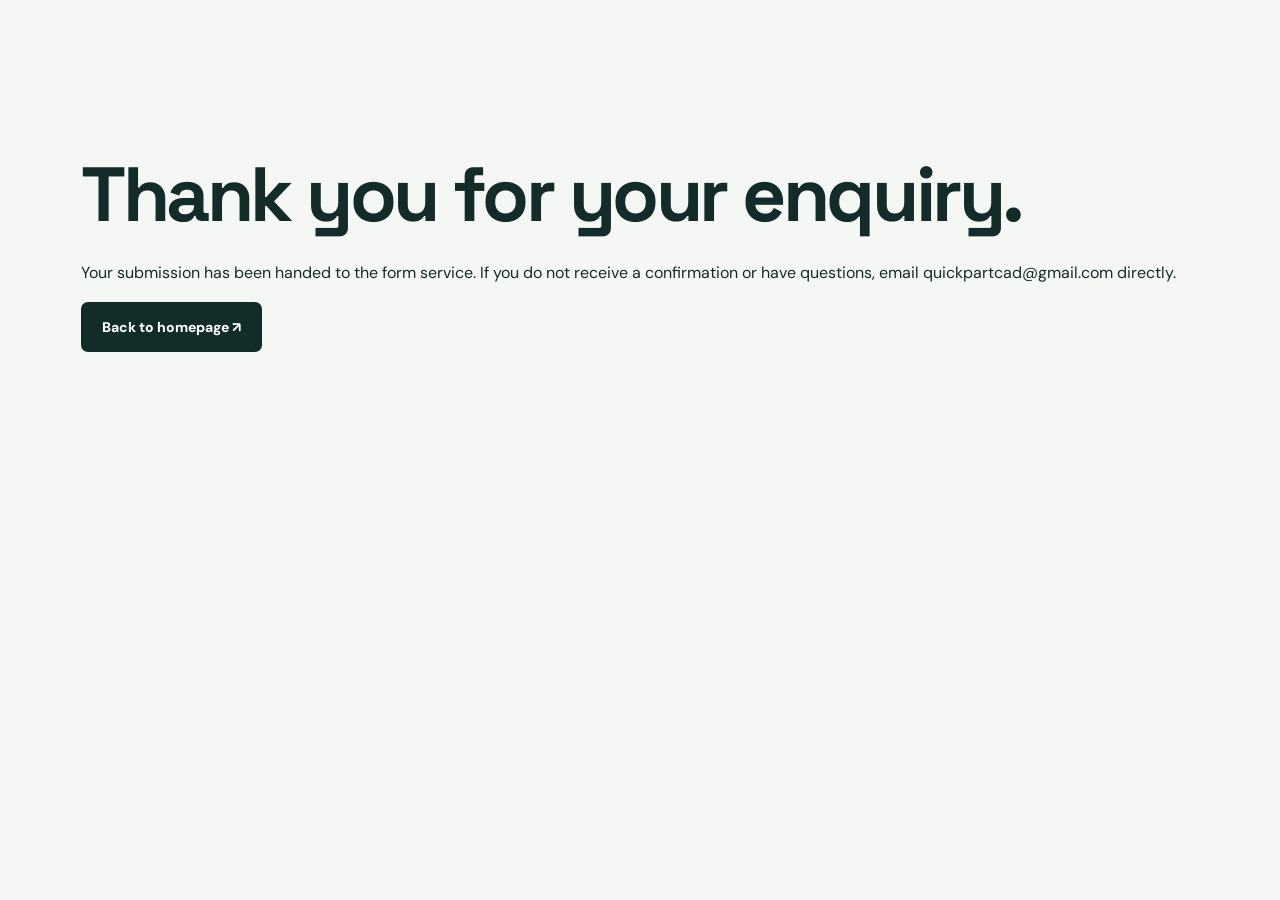
<file: thank-you.html>
<!doctype html><html lang="en"><head><meta charset="utf-8"><meta name="viewport" content="width=device-width,initial-scale=1"><meta name="robots" content="noindex,follow"><title>Thank you | QuickPartCAD Web</title><link rel="stylesheet" href="styles.css"></head><body><main class="wrap" style="padding:8rem 1rem"><h1>Thank you for your enquiry.</h1><p>Your submission has been handed to the form service. If you do not receive a confirmation or have questions, email quickpartcad@gmail.com directly.</p><p><a class="btn dark" href="index.html">Back to homepage ↗</a></p></main></body></html>
</file>
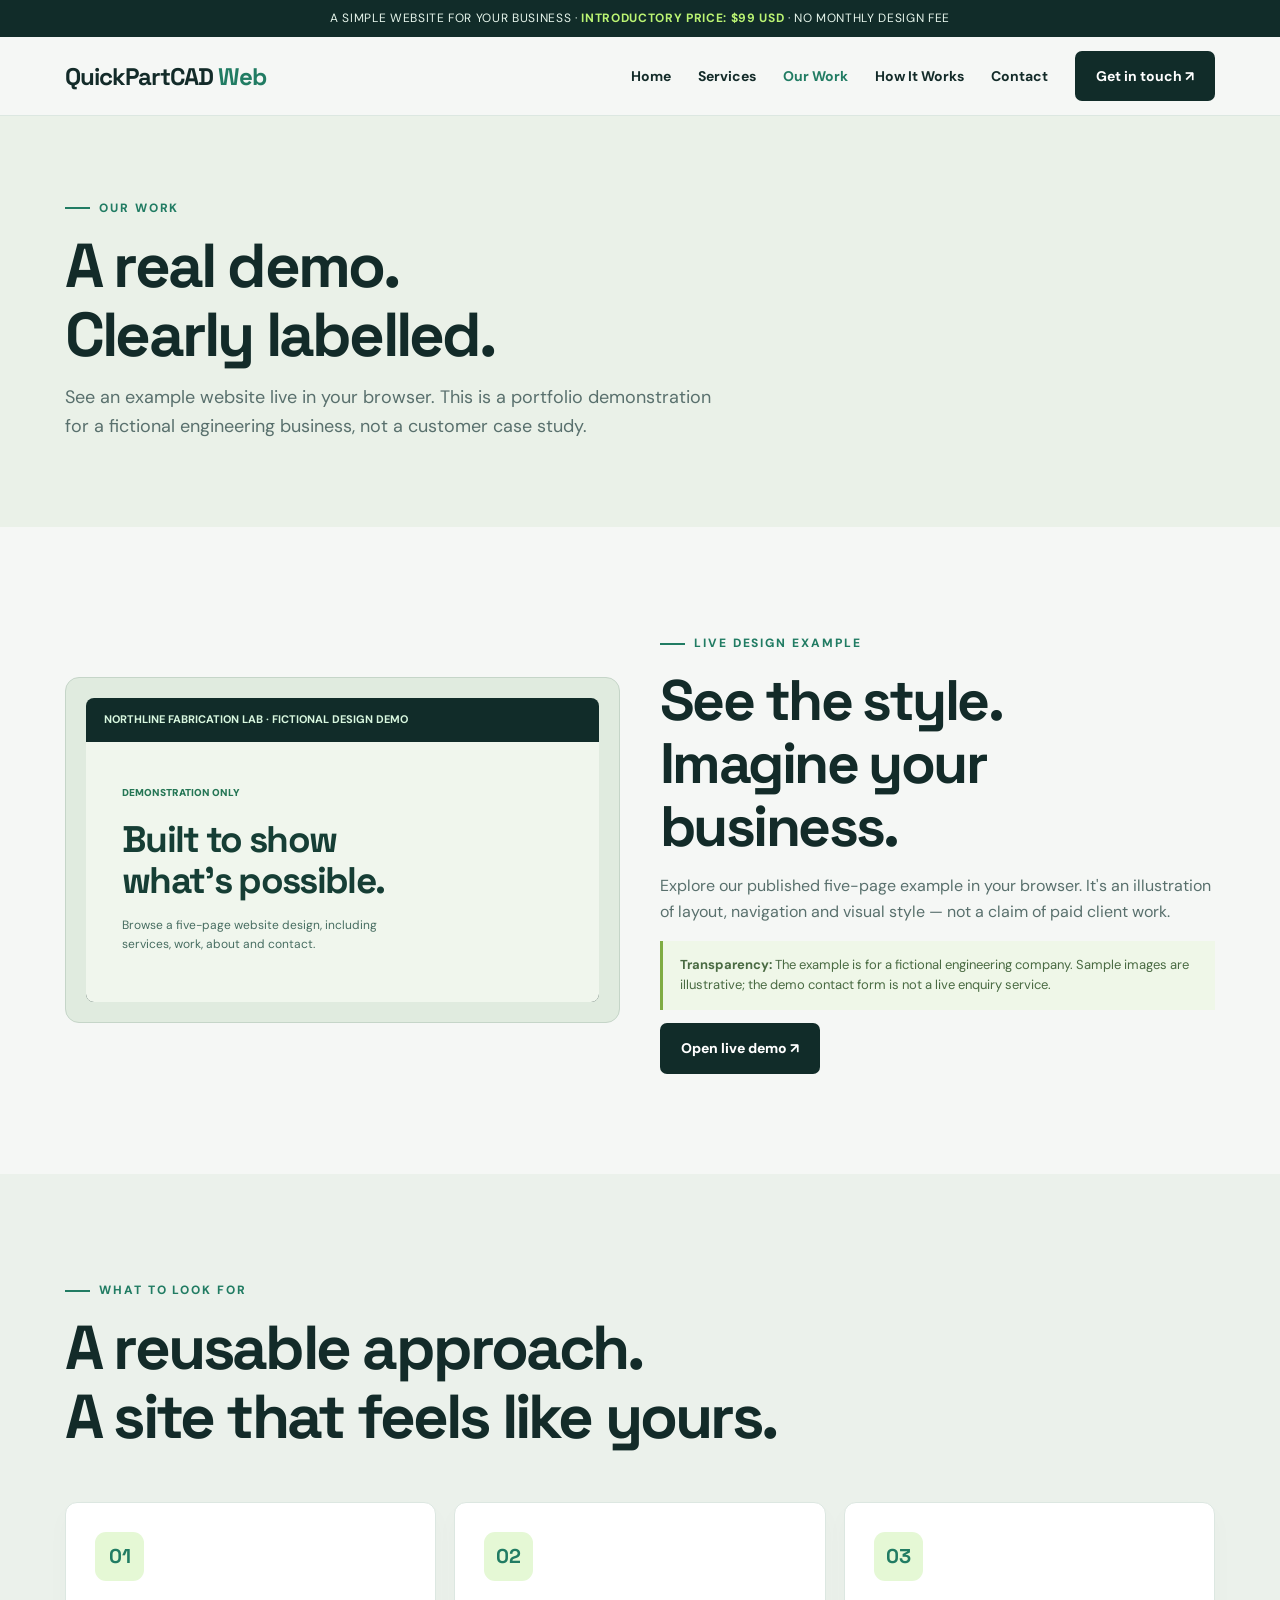
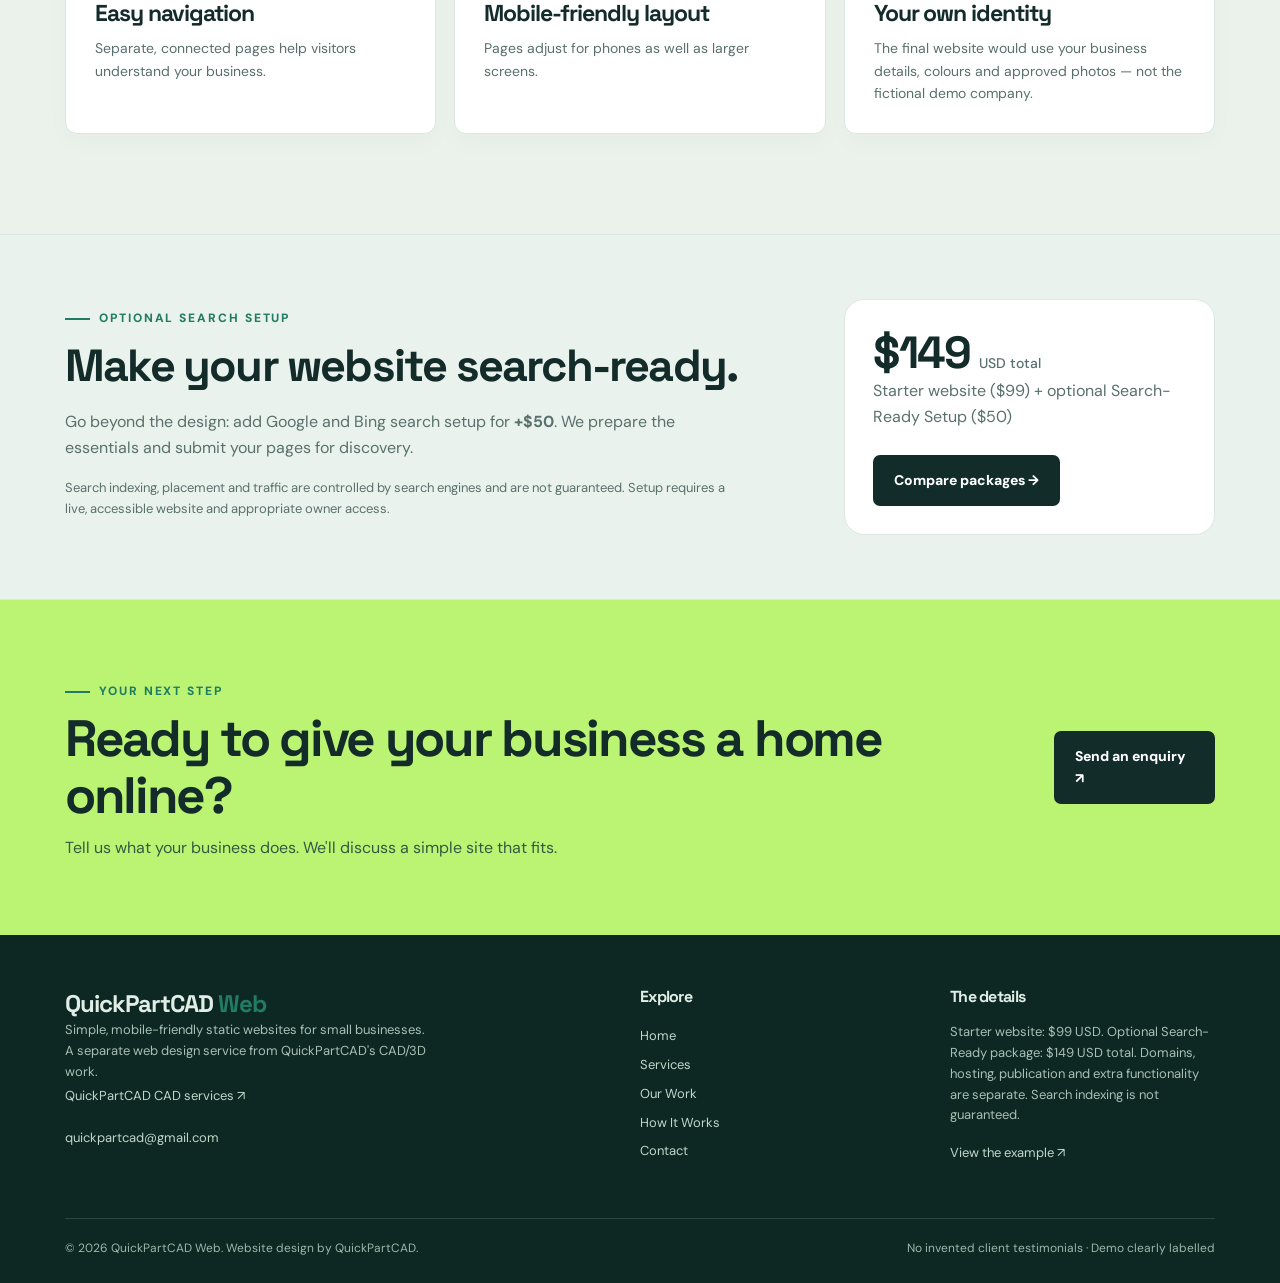
<file: work.html>
<!DOCTYPE html>
<html lang="en"><head><meta charset="utf-8"/><meta content="width=device-width, initial-scale=1" name="viewport"/><title>Live Website Design Example | QuickPartCAD Web</title><meta content="View the published fictional five-page Northline engineering website design example from QuickPartCAD Web." name="description"/><meta content="#112c29" name="theme-color"/><meta content="index,follow" name="robots"/><link href="https://quickpartcad.github.io/quickpartcad-web/work.html" rel="canonical"/><meta content="https://quickpartcad.github.io/quickpartcad-web/work.html" property="og:url"/><link href="favicon.svg" rel="icon" type="image/svg+xml"/><link href="styles.css" rel="stylesheet"/><meta content="website" property="og:type"/><meta content="Live Website Design Example | QuickPartCAD Web" property="og:title"/><meta content="View the published fictional five-page Northline engineering website design example from QuickPartCAD Web." property="og:description"/></head><body><div class="top">A SIMPLE WEBSITE FOR YOUR BUSINESS · <b>INTRODUCTORY PRICE: $99 USD</b> · NO MONTHLY DESIGN FEE</div><header><div class="wrap nav"><a aria-label="QuickPartCAD Web home" class="logo" href="index.html">QuickPartCAD <span>Web</span></a><button aria-expanded="false" aria-label="Open menu" class="mobile-toggle">☰</button><nav aria-label="Main navigation" class="navlinks"><a class="" href="index.html">Home</a><a class="" href="services.html">Services</a><a class="active" href="work.html">Our Work</a><a class="" href="process.html">How It Works</a><a class="" href="contact.html">Contact</a><a class="btn dark" href="contact.html#enquiry-form">Get in touch ↗</a></nav></div></header><main><section class="pagehead"><div class="wrap"><div class="eyebrow">OUR WORK</div><h1>A real demo.<br/>Clearly labelled.</h1><p>See an example website live in your browser. This is a portfolio demonstration for a fictional engineering business, not a customer case study.</p></div></section><section class="section"><div class="wrap demo-section"><div class="demo-image"><div class="mini"><div class="mini-top">NORTHLINE FABRICATION LAB · FICTIONAL DESIGN DEMO</div><div class="mini-body"><span>DEMONSTRATION ONLY</span><h3>Built to show<br/>what's possible.</h3><p>Browse a five-page website design, including services, work, about and contact.</p></div></div></div><div><div class="eyebrow">LIVE DESIGN EXAMPLE</div><h2 style="font-size:clamp(38px,4.5vw,57px);margin:15px 0">See the style.<br/>Imagine your business.</h2><p class="muted">Explore our published five-page example in your browser. It's an illustration of layout, navigation and visual style — not a claim of paid client work.</p><p class="warning"><strong>Transparency:</strong> The example is for a fictional engineering company. Sample images are illustrative; the demo contact form is not a live enquiry service.</p><a class="btn dark" href="https://quickpartcad-web-demo.netlify.app" rel="noopener noreferrer" target="_blank">Open live demo ↗</a></div></div></section><section class="section soft"><div class="wrap"><div class="section-head"><div><div class="eyebrow">WHAT TO LOOK FOR</div><h2>A reusable approach.<br/>A site that feels like yours.</h2></div></div><div class="cards"><div class="card"><div class="num">01</div><h3>Easy navigation</h3><p>Separate, connected pages help visitors understand your business.</p></div><div class="card"><div class="num">02</div><h3>Mobile-friendly layout</h3><p>Pages adjust for phones as well as larger screens.</p></div><div class="card"><div class="num">03</div><h3>Your own identity</h3><p>The final website would use your business details, colours and approved photos — not the fictional demo company.</p></div></div></div></section><section aria-labelledby="searchready-title" class="searchready-band"><div class="wrap sr-band-grid"><div><div class="eyebrow">OPTIONAL SEARCH SETUP</div><h2 id="searchready-title">Make your website search-ready.</h2><p>Go beyond the design: add Google and Bing search setup for <strong>+$50</strong>. We prepare the essentials and submit your pages for discovery.</p><p class="sr-disclaimer">Search indexing, placement and traffic are controlled by search engines and are not guaranteed. Setup requires a live, accessible website and appropriate owner access.</p></div><div class="sr-side"><div class="sr-side-price">$149 <span>USD total</span></div><p>Starter website ($99) + optional Search-Ready Setup ($50)</p><a class="btn dark" href="services.html#search-ready">Compare packages →</a></div></div></section></main><section class="cta"><div class="wrap flex"><div><div class="eyebrow">YOUR NEXT STEP</div><h2>Ready to give your business a home online?</h2><p>Tell us what your business does. We'll discuss a simple site that fits.</p></div><a class="btn" href="contact.html#enquiry-form">Send an enquiry ↗</a></div></section><footer><div class="wrap"><div class="footer-grid"><div><a class="logo" href="index.html">QuickPartCAD <span>Web</span></a><p>Simple, mobile-friendly static websites for small businesses. A separate web design service from QuickPartCAD's CAD/3D work. <a href="https://quickpartcad.github.io/quickpartcad-site/">QuickPartCAD CAD services ↗</a></p><a href="mailto:quickpartcad@gmail.com">quickpartcad@gmail.com</a></div><div><h3>Explore</h3><a href="index.html">Home</a><a href="services.html">Services</a><a href="work.html">Our Work</a><a href="process.html">How It Works</a><a href="contact.html">Contact</a></div><div><h3>The details</h3><p>Starter website: $99 USD. Optional Search-Ready package: $149 USD total. Domains, hosting, publication and extra functionality are separate. Search indexing is not guaranteed.</p><a href="https://quickpartcad-web-demo.netlify.app" rel="noopener noreferrer" target="_blank">View the example ↗</a></div></div><div class="copyline"><span>© 2026 QuickPartCAD Web. Website design by QuickPartCAD.</span><span>No invented client testimonials · Demo clearly labelled</span></div></div></footer><script defer="" src="script.js"></script></body></html>
</file>
<file: styles.css>
@import url('https://fonts.googleapis.com/css2?family=DM+Sans:wght@400;500;600;700&family=Space+Grotesk:wght@400;500;600;700&display=swap');
:root{--bg:#f5f7f5;--paper:#fff;--ink:#132b29;--muted:#59706d;--line:#dce7e1;--dark:#112c29;--green:#bbf473;--accent:#217c63;--shadow:0 24px 70px rgba(16,40,34,.09)}*{box-sizing:border-box}html{scroll-behavior:smooth}body{margin:0;background:var(--bg);color:var(--ink);font:16px/1.6 'DM Sans',Arial,sans-serif}a{color:inherit;text-decoration:none}button,input,textarea{font:inherit}.wrap{width:min(1150px,calc(100% - 44px));margin:auto}.top{background:var(--dark);color:#e7f6ec;text-align:center;font-size:12px;padding:9px 12px;letter-spacing:.055em}.top b{color:var(--green)}header{background:rgba(245,247,245,.96);border-bottom:1px solid var(--line);position:sticky;top:0;z-index:15;backdrop-filter:blur(16px)}.nav{min-height:78px;display:flex;justify-content:space-between;align-items:center;gap:28px}.logo{font:700 24px 'Space Grotesk',sans-serif;letter-spacing:-1.1px;white-space:nowrap}.logo span{color:var(--accent)}.navlinks{display:flex;gap:27px;align-items:center}.navlinks a{font-size:14px;font-weight:700}.navlinks a:not(.btn):hover,.navlinks .active{color:var(--accent)}.btn{display:inline-flex;gap:10px;justify-content:center;align-items:center;border:1px solid transparent;background:var(--green);border-radius:7px;padding:13px 20px;color:#123024;font-size:14px;font-weight:800;transition:transform .2s,background .2s}.btn:hover{transform:translateY(-2px);background:#a9e866}.btn.outline{background:transparent;border-color:#90ada4;color:var(--ink)}.btn.outline:hover{background:#edf3ee}.btn.dark{background:var(--dark);color:white}.btn.dark:hover{background:#205347}.mobile-toggle{display:none;background:none;border:0;font-size:28px;cursor:pointer}.hero{padding:86px 0 92px}.hero-grid{display:grid;grid-template-columns:1.05fr .95fr;gap:65px;align-items:center}.eyebrow{display:inline-flex;align-items:center;gap:9px;font-weight:800;font-size:12px;text-transform:uppercase;letter-spacing:.16em;color:var(--accent)}.eyebrow:before{content:'';width:25px;height:2px;background:var(--accent)}h1,h2,h3,p{margin-top:0}h1,h2,h3{font-family:'Space Grotesk',Arial,sans-serif;line-height:1.11;letter-spacing:-.045em}h1{font-size:clamp(52px,6vw,85px);margin:24px 0 23px}h1 em{font-style:normal;color:var(--accent)}.lead{font-size:19px;color:var(--muted);line-height:1.7;max-width:585px}.actions{display:flex;gap:12px;flex-wrap:wrap;margin:29px 0}.trust{display:flex;gap:25px;flex-wrap:wrap;font-size:12px;font-weight:700;color:var(--muted)}.trust span:before{content:'✓';color:var(--accent);padding-right:7px}.mock{background:var(--dark);border:9px solid #1d4039;border-radius:21px;box-shadow:var(--shadow);overflow:hidden;transform:rotate(1.3deg)}.browser{display:flex;gap:6px;background:#1e453d;padding:12px 16px}.browser i{width:8px;height:8px;border-radius:50%;background:#77a79a}.browser i:first-child{background:#d8a39e}.browser i:nth-child(2){background:#edcb7e}.screen{padding:42px 32px 0;background:#eef6ed;min-height:395px;position:relative}.demo-note{display:inline-block;background:#c9ed9d;color:#244833;padding:5px 12px;border-radius:30px;font-size:9px;font-weight:800;letter-spacing:.14em}.screen h3{font-size:clamp(34px,4vw,52px);max-width:320px;margin:24px 0 10px}.screen h3 span{color:#56936b}.screen p{font-size:12px;color:#647c6e;width:75%}.fake-btn{display:inline-block;margin:10px 0 18px;background:#214a3a;color:white;padding:9px 15px;font-size:10px;border-radius:3px}.drawing{position:relative;height:95px;background:linear-gradient(90deg,#c6dcc5 1px,transparent 1px),linear-gradient(#c6dcc5 1px,transparent 1px);background-size:24px 24px;border:1px solid #a1c3a4;border-radius:8px;overflow:hidden}.drawing svg{display:block;height:100%;width:100%}.marquee{border-top:1px solid var(--line);border-bottom:1px solid var(--line);padding:21px 0;display:flex;gap:40px;justify-content:space-around;flex-wrap:wrap;color:var(--muted);font-size:13px;font-weight:800;text-transform:uppercase;letter-spacing:.08em}.section{padding:100px 0}.section.soft{background:#ebf1eb}.section-head{display:flex;justify-content:space-between;align-items:end;gap:28px;margin-bottom:36px}.section-head h2,.pagehead h1{font-size:clamp(38px,5vw,62px);margin:14px 0}.section-head p{max-width:420px;color:var(--muted)}.cards{display:grid;grid-template-columns:repeat(3,1fr);gap:18px}.card{padding:29px;background:var(--paper);border:1px solid var(--line);border-radius:12px;box-shadow:0 10px 25px rgba(10,42,32,.025)}.num{display:inline-grid;place-items:center;background:#e5f8d5;width:49px;height:49px;border-radius:11px;font:800 20px 'Space Grotesk';color:var(--accent);margin-bottom:20px}.card h3{font-size:23px;margin-bottom:11px}.card p,.muted{color:var(--muted)}.card p{font-size:14px;margin:0}.darksection{background:var(--dark);color:white;padding:88px 0}.offer{display:grid;grid-template-columns:1fr 1fr;gap:65px;align-items:center}.offer h2{font-size:clamp(38px,5vw,62px);margin:12px 0 18px}.offer p{color:#c0d7d0}.price{background:#214139;border:1px solid #426458;border-radius:15px;padding:40px}.price .tag{color:var(--green);font-size:13px;letter-spacing:.14em;text-transform:uppercase;font-weight:800}.dollars{font:700 90px/1.2 'Space Grotesk';letter-spacing:-.07em;margin:10px 0}.dollars small{font-size:19px;letter-spacing:0;color:#c3d8d1}.ticks{padding:0;margin:22px 0 25px;list-style:none}.ticks li{padding:8px 0 8px 26px;position:relative;border-bottom:1px solid rgba(255,255,255,.1);font-size:14px}.ticks li:before{content:'✓';position:absolute;left:0;color:var(--green);font-weight:900}.fine{font-size:12px!important;color:#aec5bb!important}.demo-section{display:grid;grid-template-columns:1fr 1fr;gap:40px;align-items:center}.demo-image{background:#e0ebdf;border:1px solid #c5d5c8;padding:20px;border-radius:14px}.mini{background:var(--dark);border-radius:8px;overflow:hidden}.mini-top{padding:13px 18px;color:#d8f7df;font-size:11px;font-weight:700}.mini-body{background:#f0f6ed;padding:36px;min-height:230px}.mini-body span{font-size:10px;color:#257655;font-weight:900}.mini-body h3{font-size:37px;margin:15px 0;color:#163e35}.mini-body p{font-size:12px;color:#476d61;max-width:260px}.warning{background:#eff7e8;border-left:3px solid #7fac43;padding:14px 17px;color:#496a42;font-size:13px}.steps{display:grid;grid-template-columns:repeat(4,1fr);gap:18px}.step{padding:22px 0;border-top:2px solid var(--accent)}.step b{font:700 14px 'Space Grotesk';color:var(--accent)}.step h3{font-size:21px;margin:12px 0}.step p{color:var(--muted);font-size:14px}.cta{background:var(--green);padding:75px 0}.cta .flex{display:flex;justify-content:space-between;gap:28px;align-items:center}.cta h2{font-size:clamp(36px,4vw,56px);margin:10px 0}.cta p{margin:0;color:#345a43}.cta .btn{background:var(--dark);color:white}footer{background:#0d2723;color:#e0eee6;padding:53px 0 25px}.footer-grid{display:grid;grid-template-columns:2fr 1fr 1fr;gap:45px}.footer-grid p{font-size:13px;color:#a8c0b4;max-width:370px}.footer-grid a:not(.logo){display:block;padding:4px 0;color:#c0d8ca;font-size:13px}.footer-grid h3{font-size:16px}.copyline{margin-top:50px;border-top:1px solid #29493e;padding-top:20px;display:flex;justify-content:space-between;gap:15px;flex-wrap:wrap;color:#9db7a9;font-size:12px}.pagehead{padding:75px 0 68px;background:#eaf1e8}.pagehead p{max-width:650px;font-size:18px;color:var(--muted)}.textpage{max-width:820px}.textpage h2{font-size:31px;margin:35px 0 12px}.textpage li{margin:10px 0}.faq{border-bottom:1px solid var(--line);padding:23px 0}.faq h3{font-size:21px;margin:0 0 10px}.faq p{margin:0;color:var(--muted)}.contact-grid{display:grid;grid-template-columns:1fr 1fr;gap:24px}.contact-box{background:white;padding:40px;border-radius:12px;border:1px solid var(--line)}.contact-box h2{font-size:34px}.contact-box .email{font-size:clamp(18px,2vw,27px);word-break:break-word;color:var(--accent);font-weight:800}.details{padding:0;list-style:none}.details li{margin:16px 0;padding-left:25px;position:relative}.details li:before{content:'✓';position:absolute;left:0;color:var(--accent)}.small-print{margin-top:18px;font-size:13px;color:var(--muted)}a:focus-visible,button:focus-visible{outline:3px solid #65ae58;outline-offset:4px}@media(max-width:820px){.nav{min-height:68px}.mobile-toggle{display:block}.navlinks{display:none;position:absolute;top:68px;left:0;right:0;background:#f5f7f5;padding:24px;border-bottom:1px solid var(--line);flex-direction:column;align-items:stretch;gap:16px}.navlinks.open{display:flex}.hero-grid,.offer,.demo-section,.contact-grid{grid-template-columns:1fr;gap:32px}.hero{padding:64px 0}.hero-grid .mock{max-width:540px}.cards{grid-template-columns:1fr 1fr}.steps{grid-template-columns:1fr 1fr}.section{padding:75px 0}.footer-grid{grid-template-columns:1fr 1fr}.footer-grid>div:first-child{grid-column:span 2}}@media(max-width:540px){.wrap{width:min(100% - 32px,1150px)}h1{font-size:53px}.section-head{display:block}.cards,.steps{grid-template-columns:1fr}.cta .flex{display:block}.cta .btn{margin-top:22px}.footer-grid{grid-template-columns:1fr}.footer-grid>div:first-child{grid-column:auto}.screen{padding:28px 20px 0}.mock{border-width:5px}.price{padding:28px}.dollars{font-size:76px}.marquee{gap:16px;font-size:11px}}

/* Search-Ready offering: preserves existing site colors, spacing and typography */
.searchready-band{padding:64px 0;background:#eaf2ed;border-top:1px solid var(--line);border-bottom:1px solid var(--line)}
.sr-band-grid{display:grid;grid-template-columns:minmax(0,1.6fr) minmax(260px,.8fr);gap:38px;align-items:center}.searchready-band h2,.sr-pricing h2{font-size:clamp(29px,3.7vw,45px);line-height:1.14;letter-spacing:-.04em;margin:12px 0 18px}.searchready-band p{max-width:670px;color:var(--muted)}.sr-disclaimer,.sr-disclosure{font-size:13px;line-height:1.65;color:var(--muted)}.sr-side{background:#fff;padding:28px;border:1px solid var(--line);border-radius:20px}.sr-side-price,.sr-package-price{font-family:'Space Grotesk',Arial,sans-serif;font-size:45px;font-weight:700;line-height:1.1;letter-spacing:-.04em}.sr-side-price span,.sr-package-price small{font-family:'DM Sans',Arial,sans-serif;font-size:14px;font-weight:500;letter-spacing:0;color:var(--muted)}.sr-side .btn{display:inline-flex;margin-top:10px}.sr-pricing{background:#f0f5f1}.sr-intro{max-width:730px;color:var(--muted)}.sr-pricing-grid{display:grid;grid-template-columns:1fr 1fr;gap:22px;margin:30px 0 20px}.sr-package{padding:32px;background:var(--paper);border:1px solid var(--line);border-radius:20px;display:flex;flex-direction:column;align-items:flex-start}.sr-featured{border:2px solid var(--accent)}.sr-pill{font-size:11px;letter-spacing:.11em;font-weight:800;color:var(--accent);margin-bottom:18px}.sr-package h3{font-size:23px;margin:20px 0 6px}.sr-package .ticks{margin-bottom:25px;flex:1;padding-left:22px}.sr-package .ticks li{margin-bottom:9px}.sr-package .btn{margin-top:auto}.sr-disclosure{max-width:930px;margin-top:25px}@media(max-width:760px){.sr-band-grid,.sr-pricing-grid{grid-template-columns:1fr}.searchready-band{padding:46px 0}.sr-package{padding:24px}.sr-side-price,.sr-package-price{font-size:39px}}

/* Accessible enquiry form; uses existing QuickPartCAD Web palette */
.enquiry-form{display:grid;gap:17px;margin-top:25px}.enquiry-form label{display:grid;gap:6px;font-size:13px;font-weight:800;color:var(--ink)}.enquiry-form input,.enquiry-form select,.enquiry-form textarea{box-sizing:border-box;width:100%;padding:12px 13px;border:1px solid #b8cbc1;border-radius:7px;color:var(--ink);background:white;font:400 15px 'DM Sans',Arial,sans-serif}.enquiry-form textarea{resize:vertical;min-height:115px}.enquiry-form input:focus,.enquiry-form select:focus,.enquiry-form textarea:focus{outline:2px solid var(--accent);outline-offset:2px}.enquiry-form .btn{justify-self:start;cursor:pointer}.enquiry-form .btn:disabled{opacity:.65;cursor:wait}.form-grid{display:grid;grid-template-columns:1fr 1fr;gap:14px}.form-honeypot{position:absolute!important;left:-10000px!important;width:1px;height:1px;overflow:hidden}.form-status{margin:0;font-size:14px;font-weight:700}.form-success{color:#176448}.form-error{color:#a32c32}@media(max-width:540px){.form-grid{grid-template-columns:1fr}.contact-box{padding:25px}}
</file>
